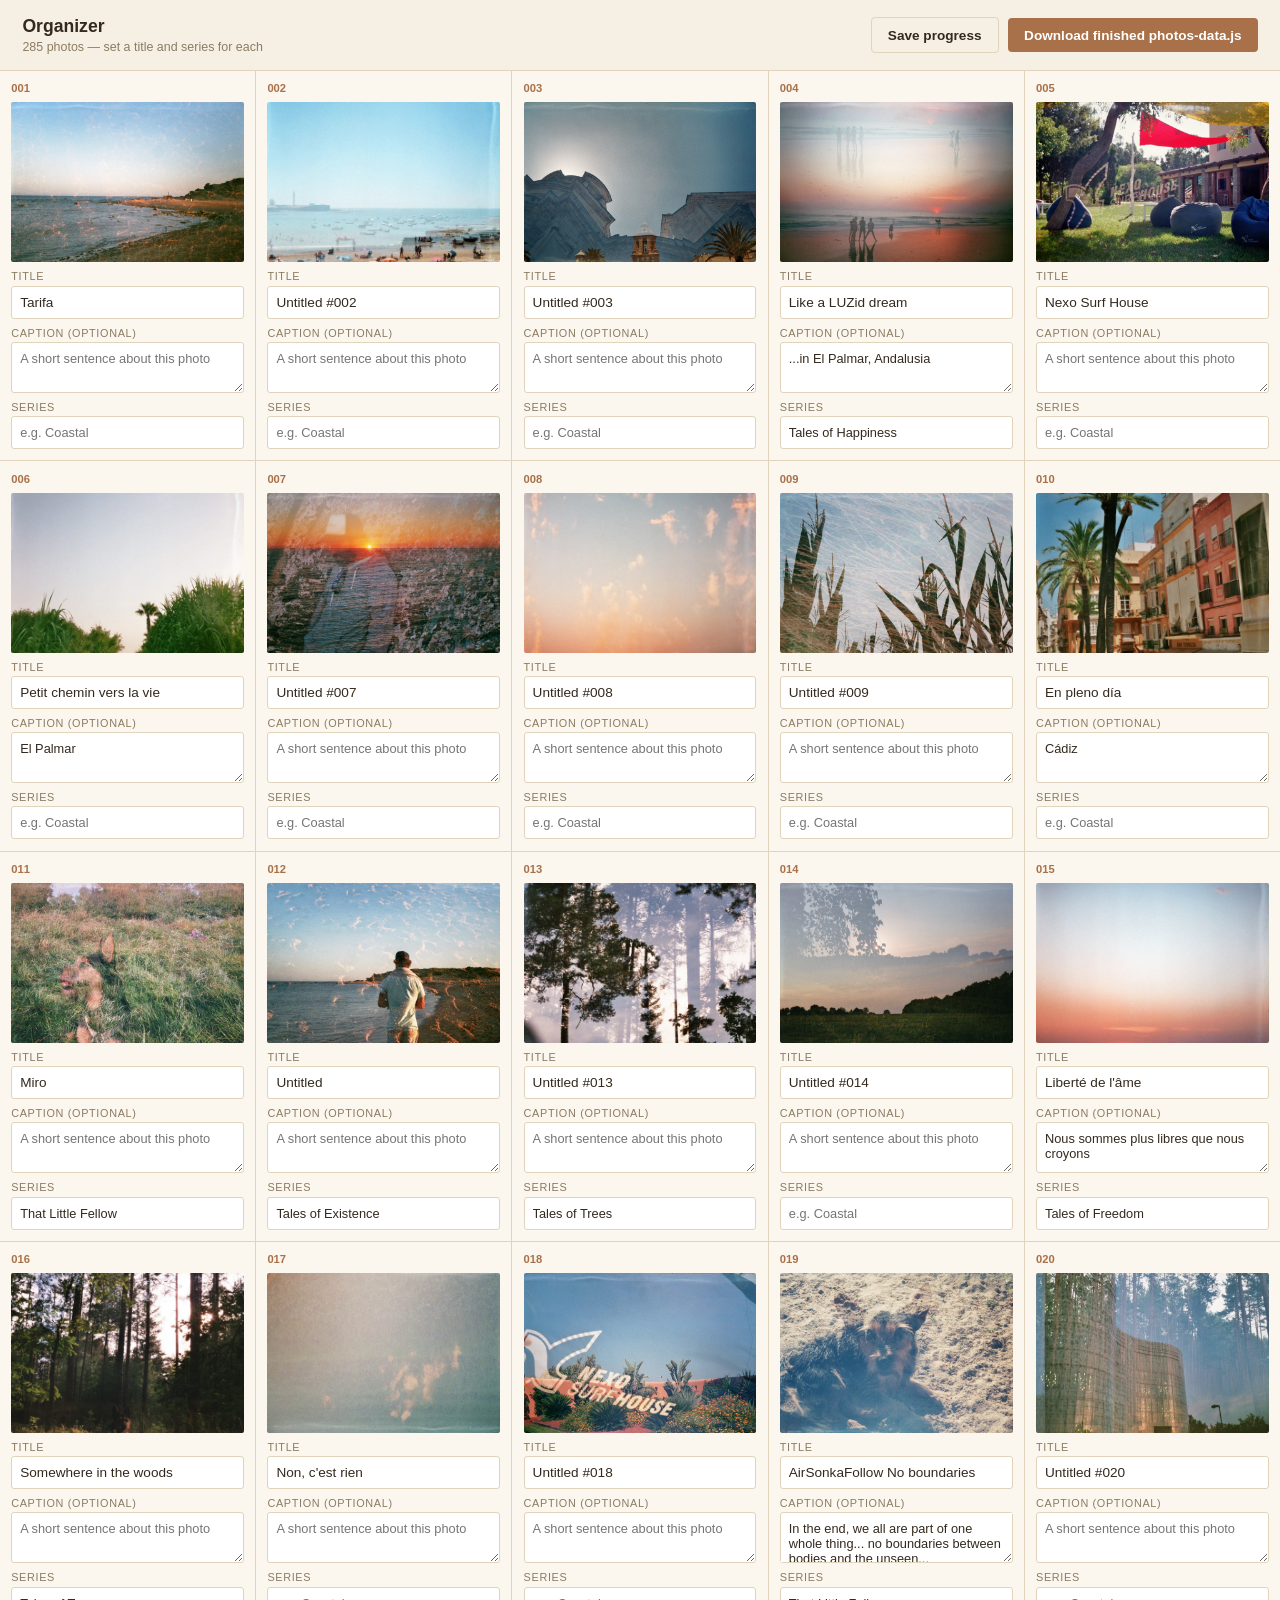
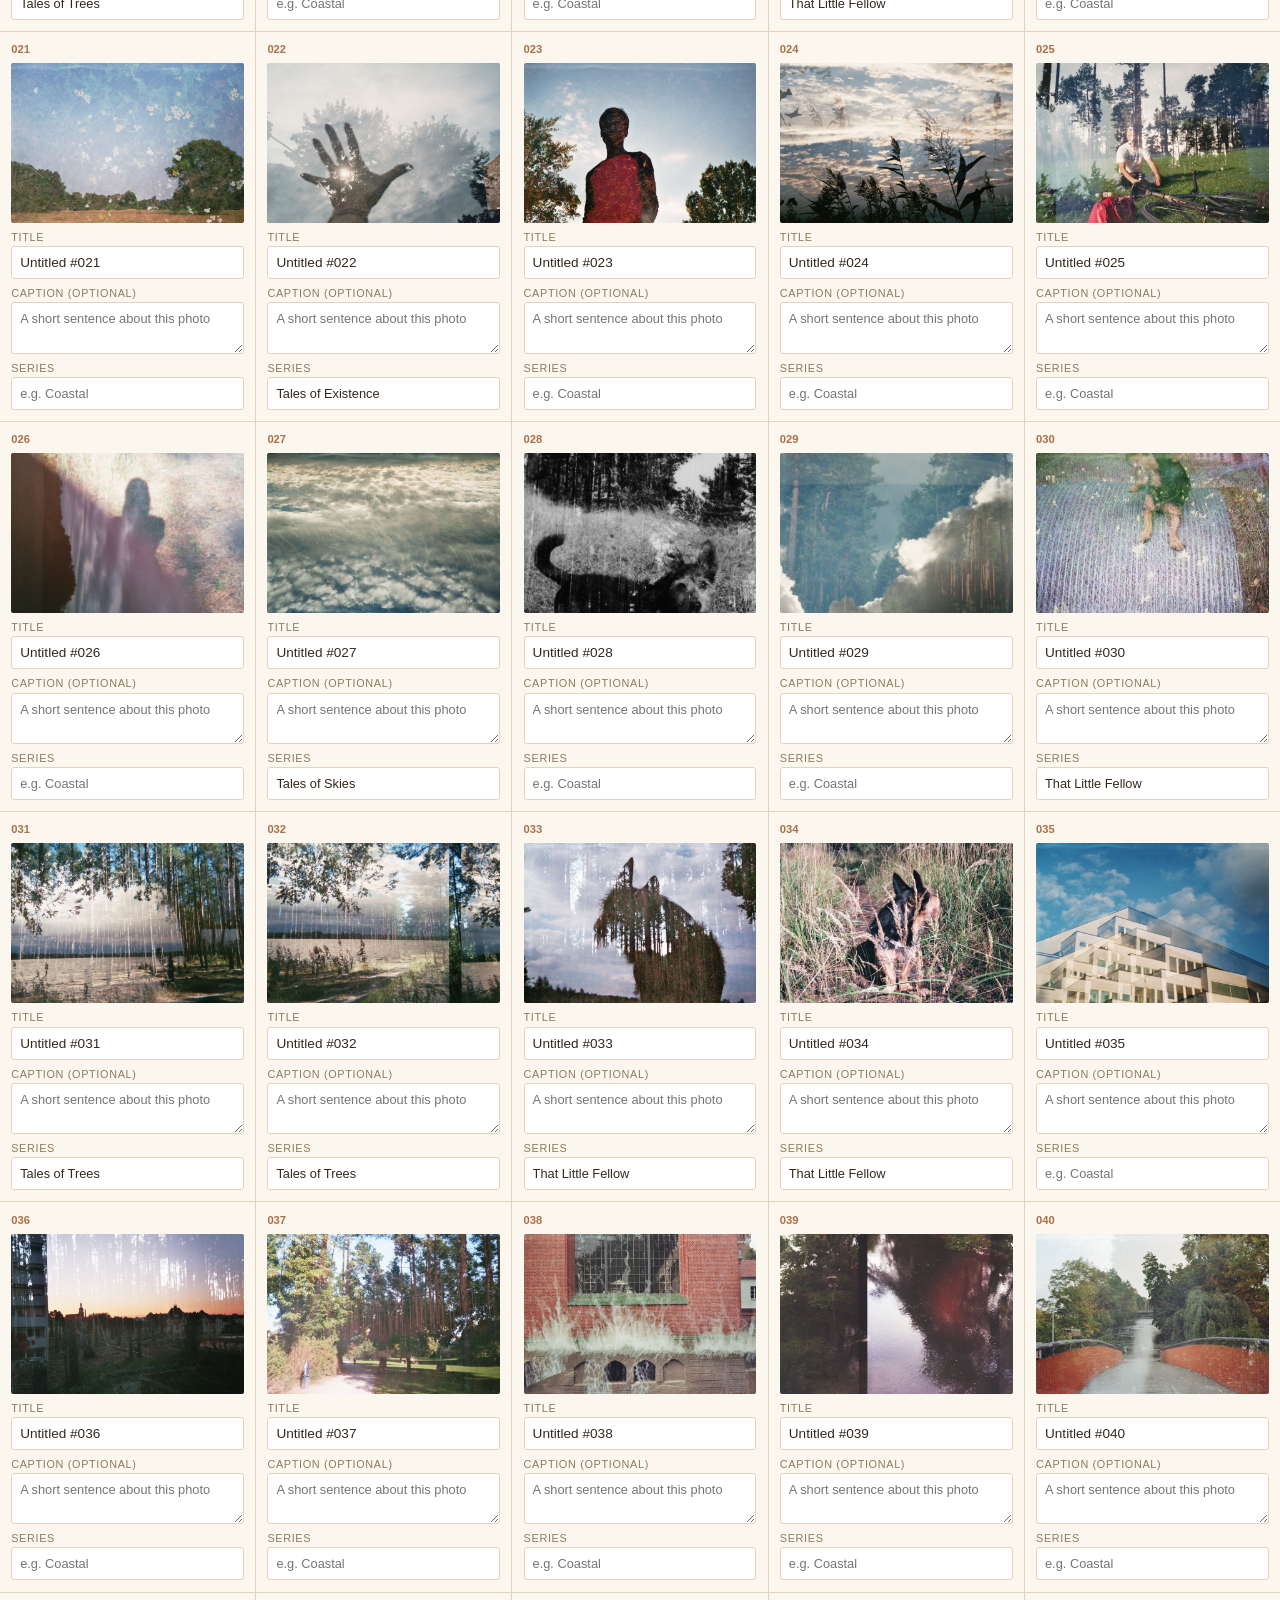
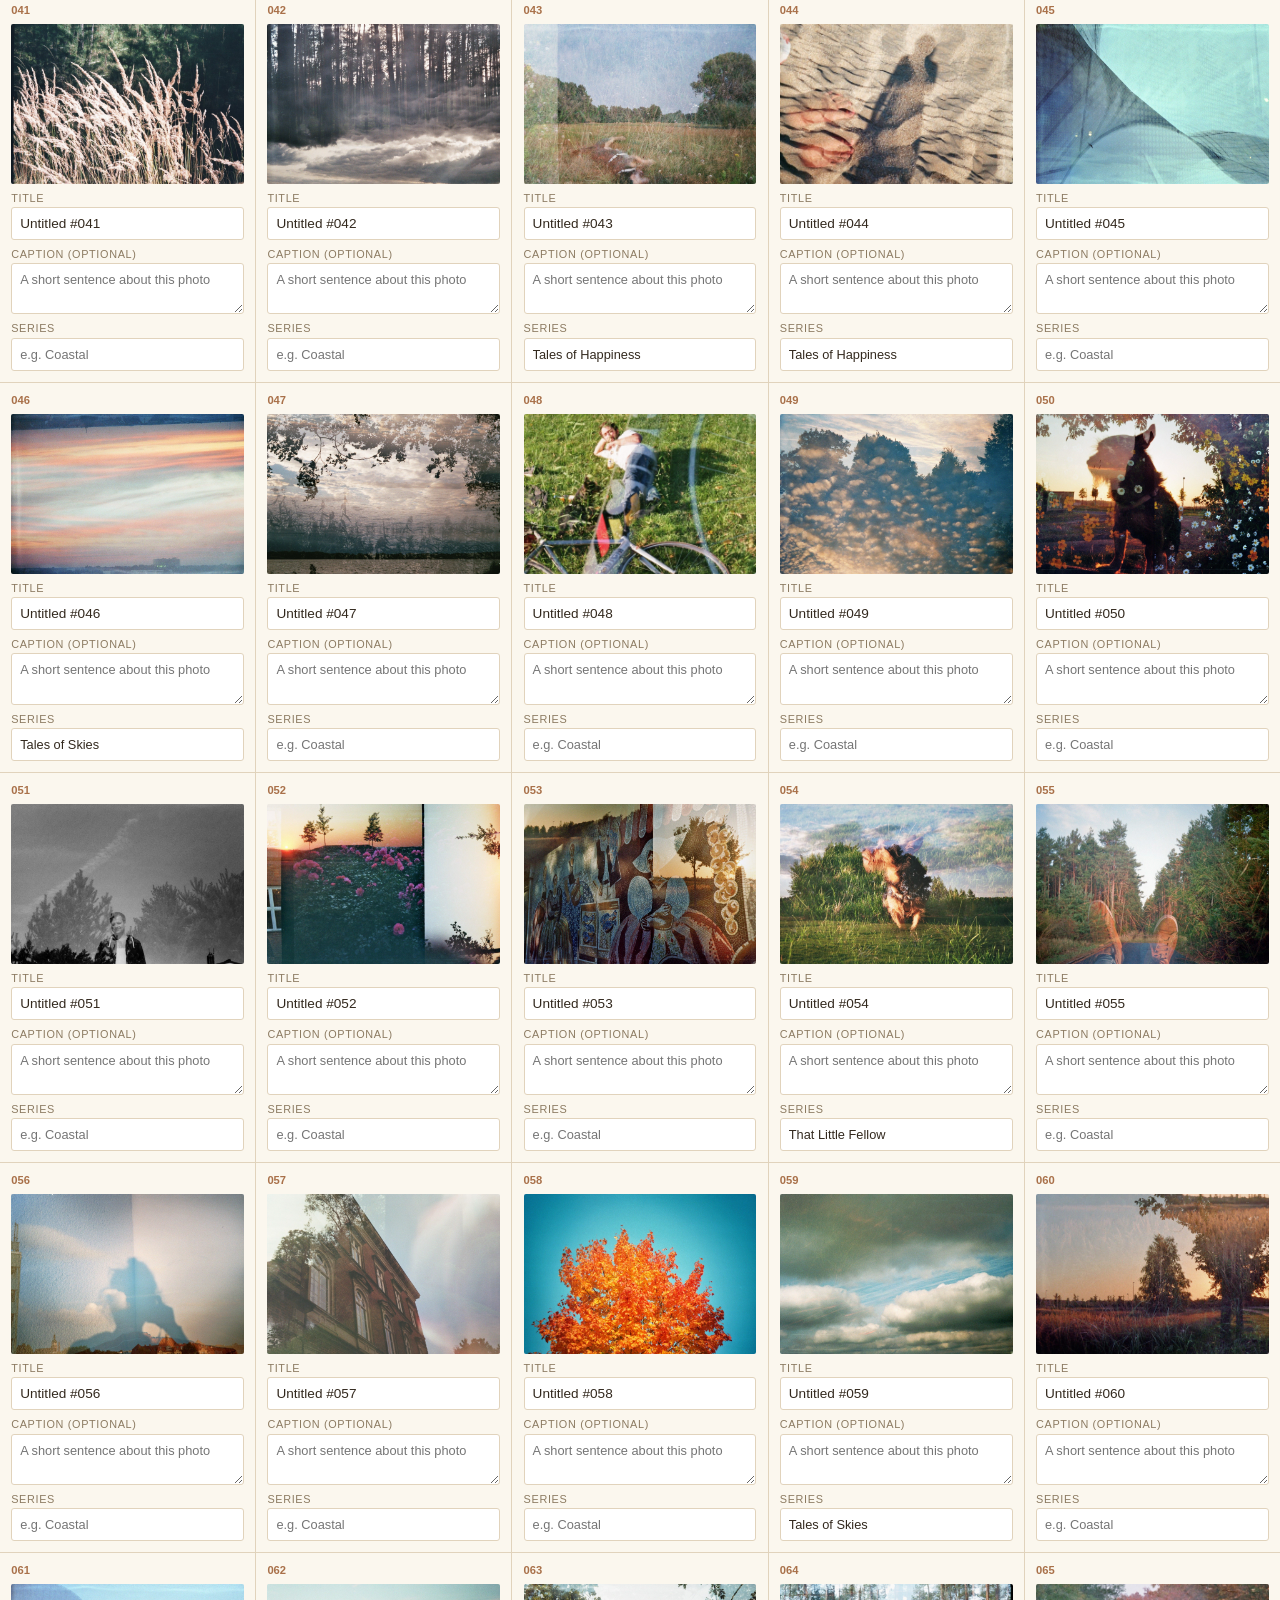
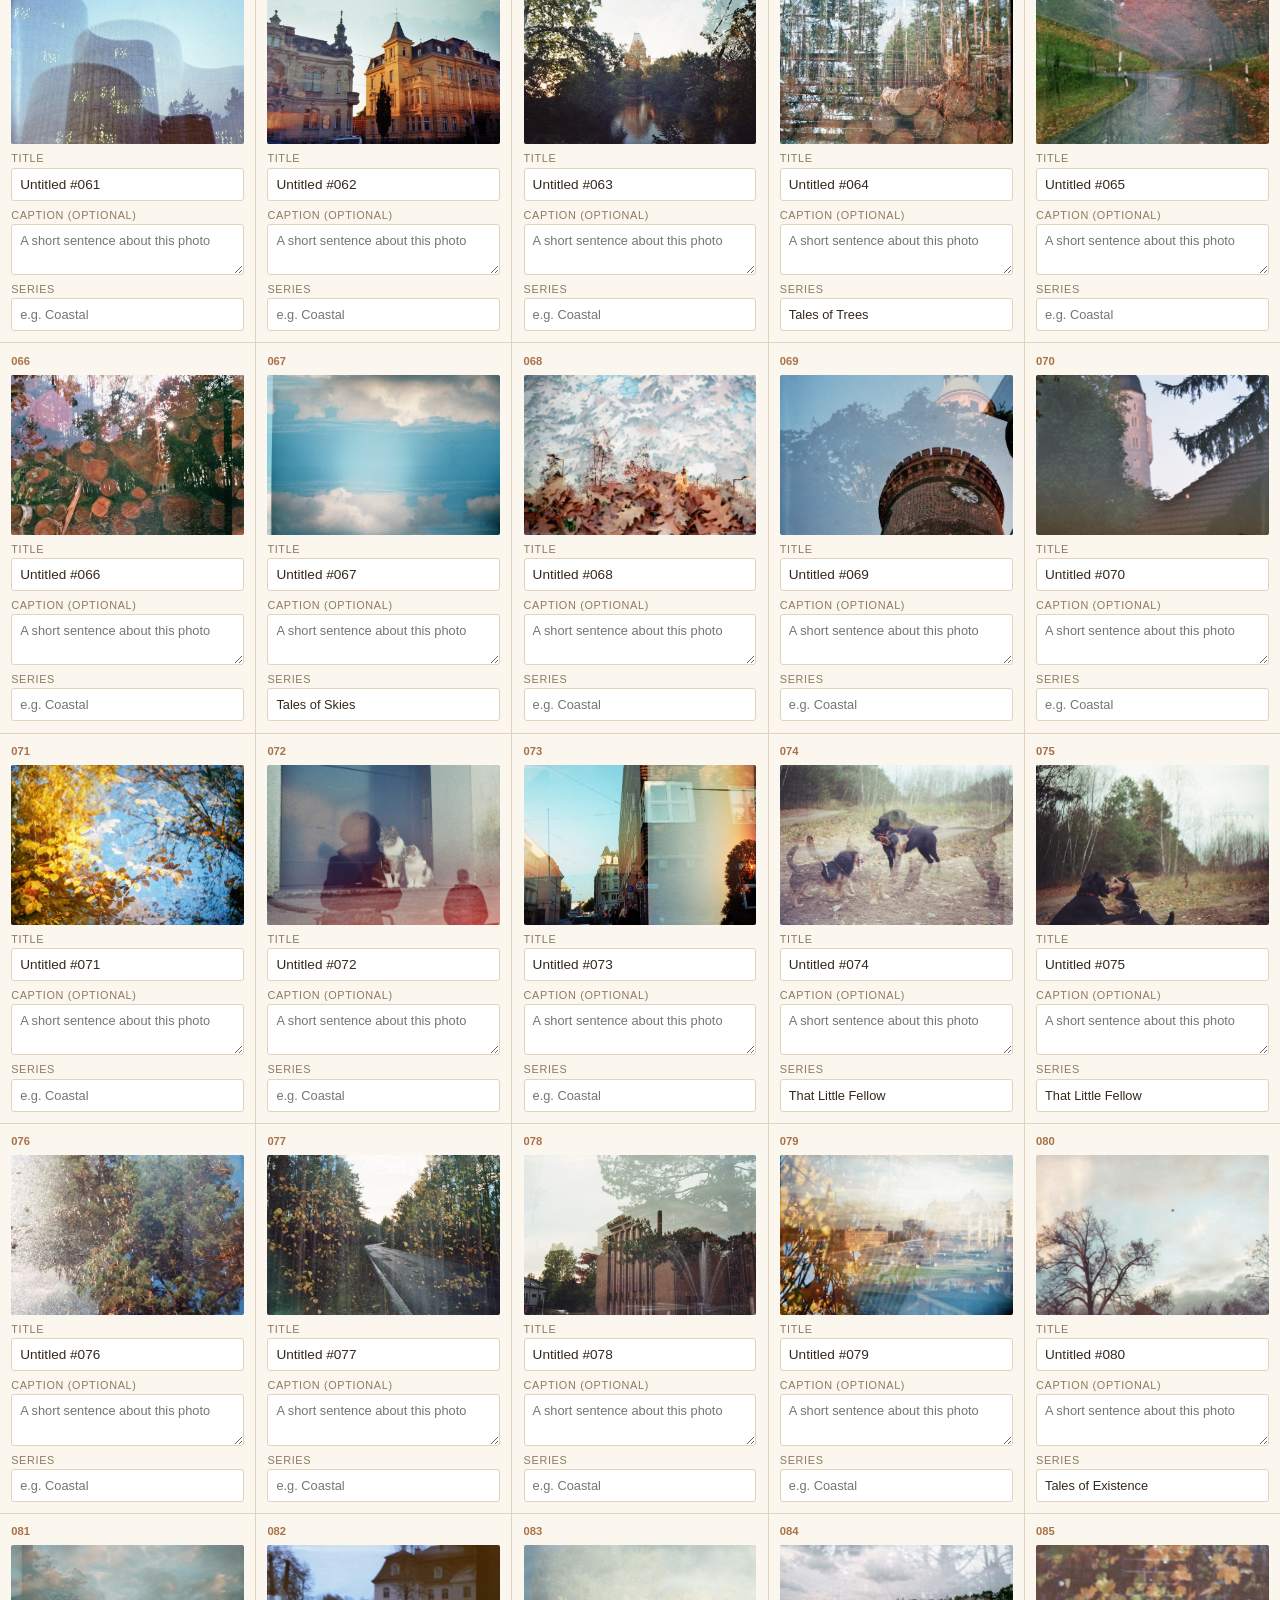
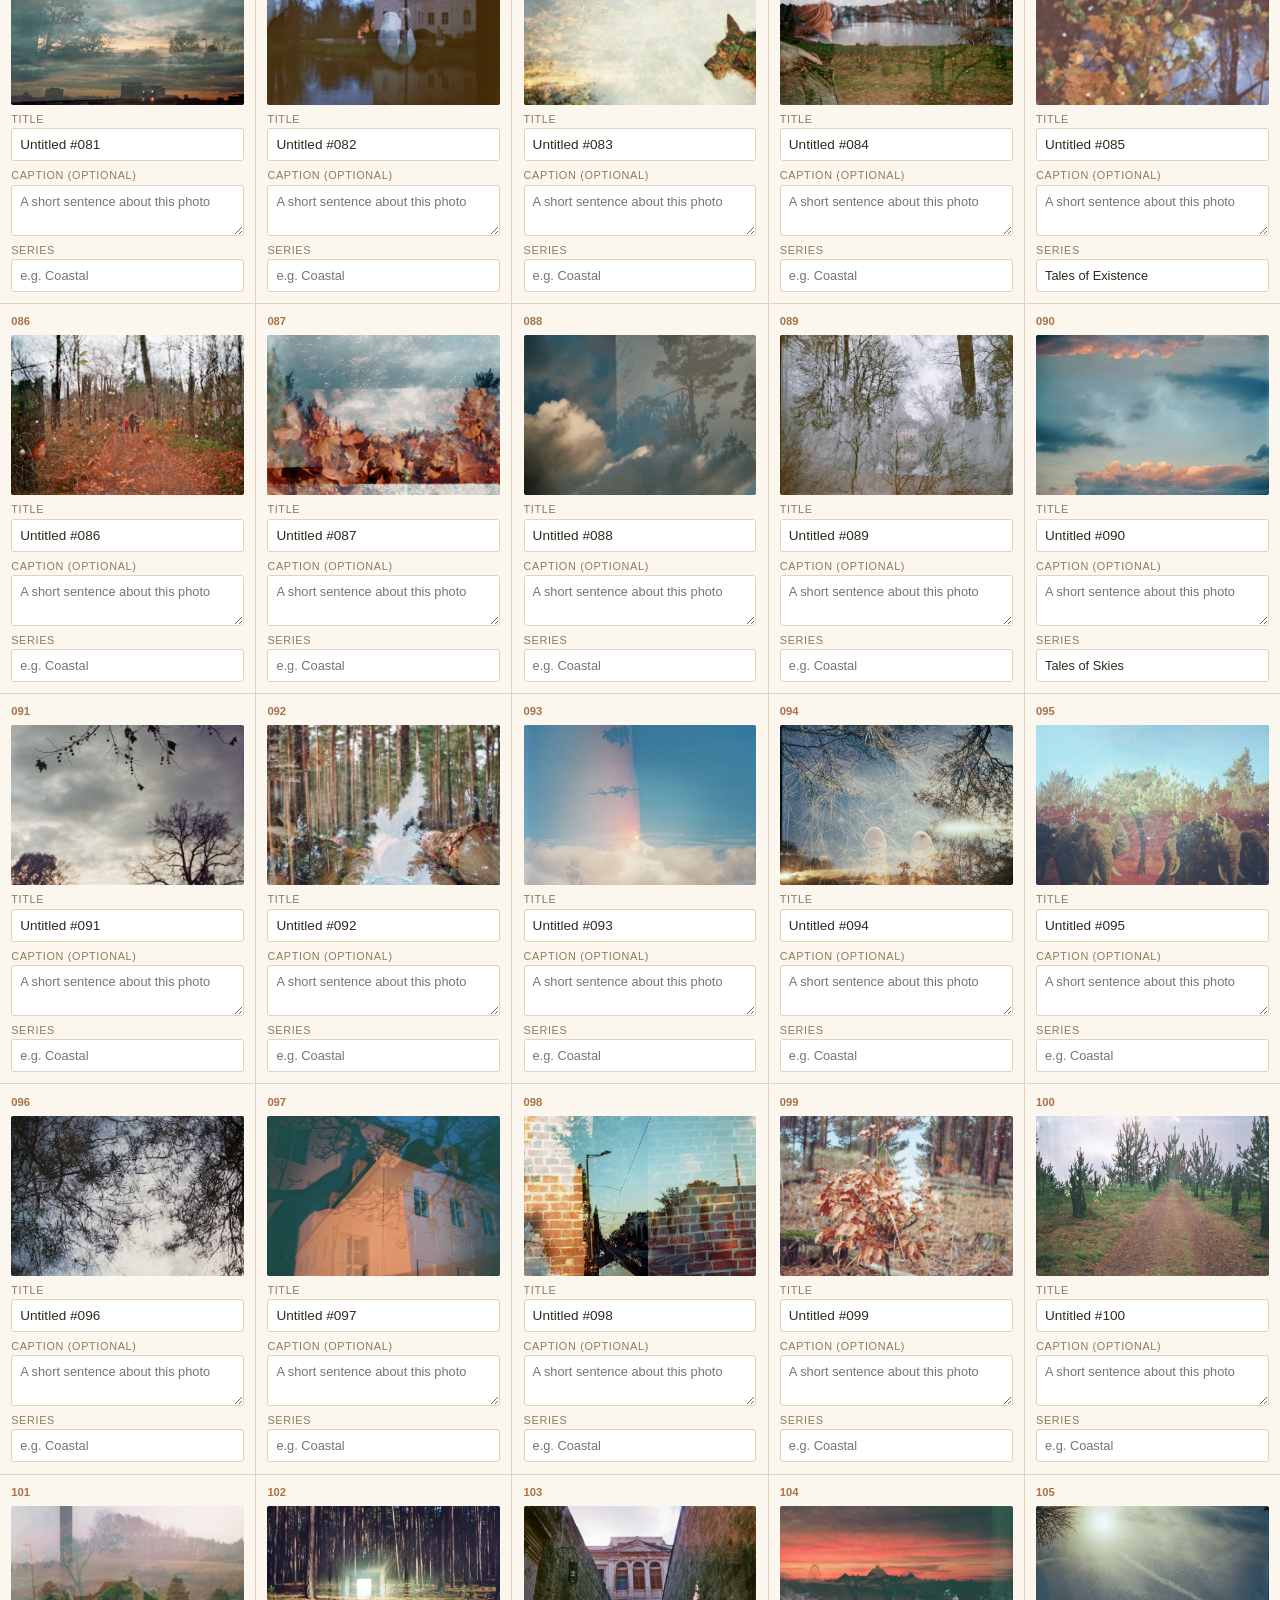
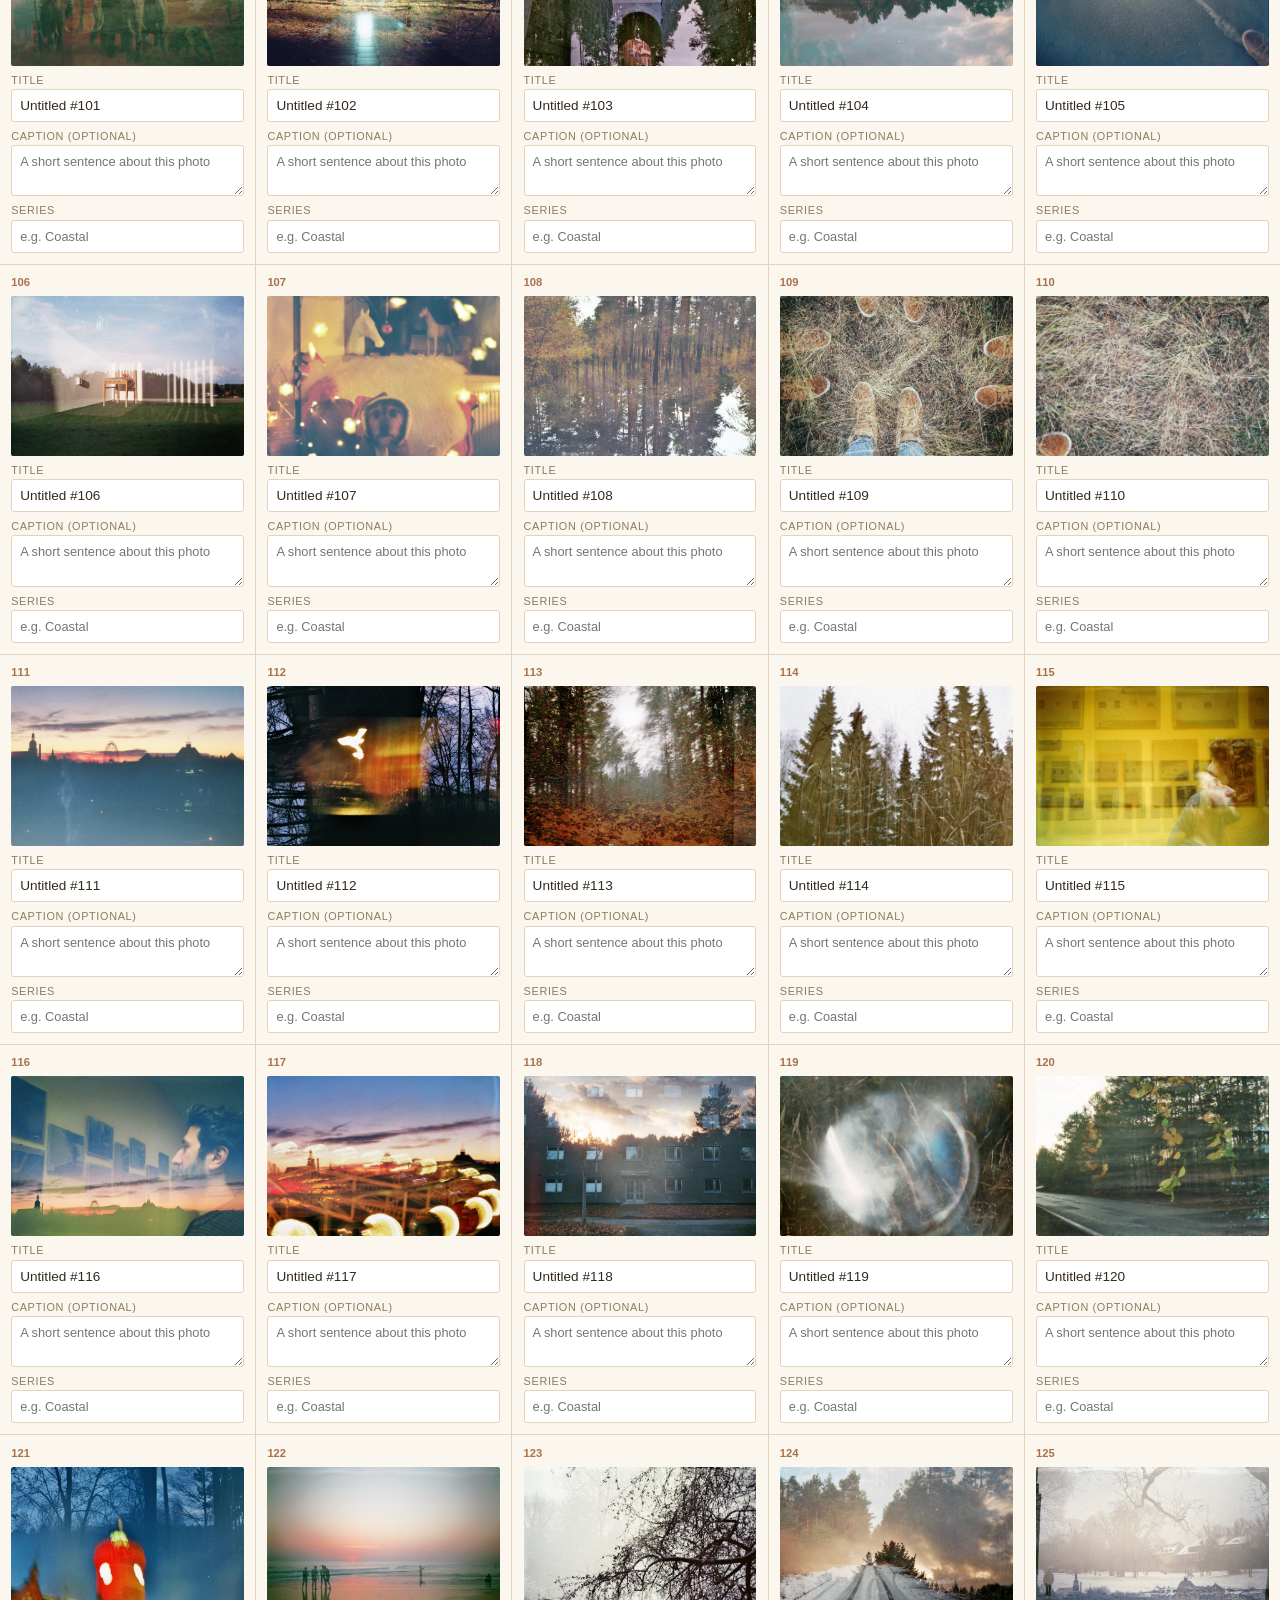
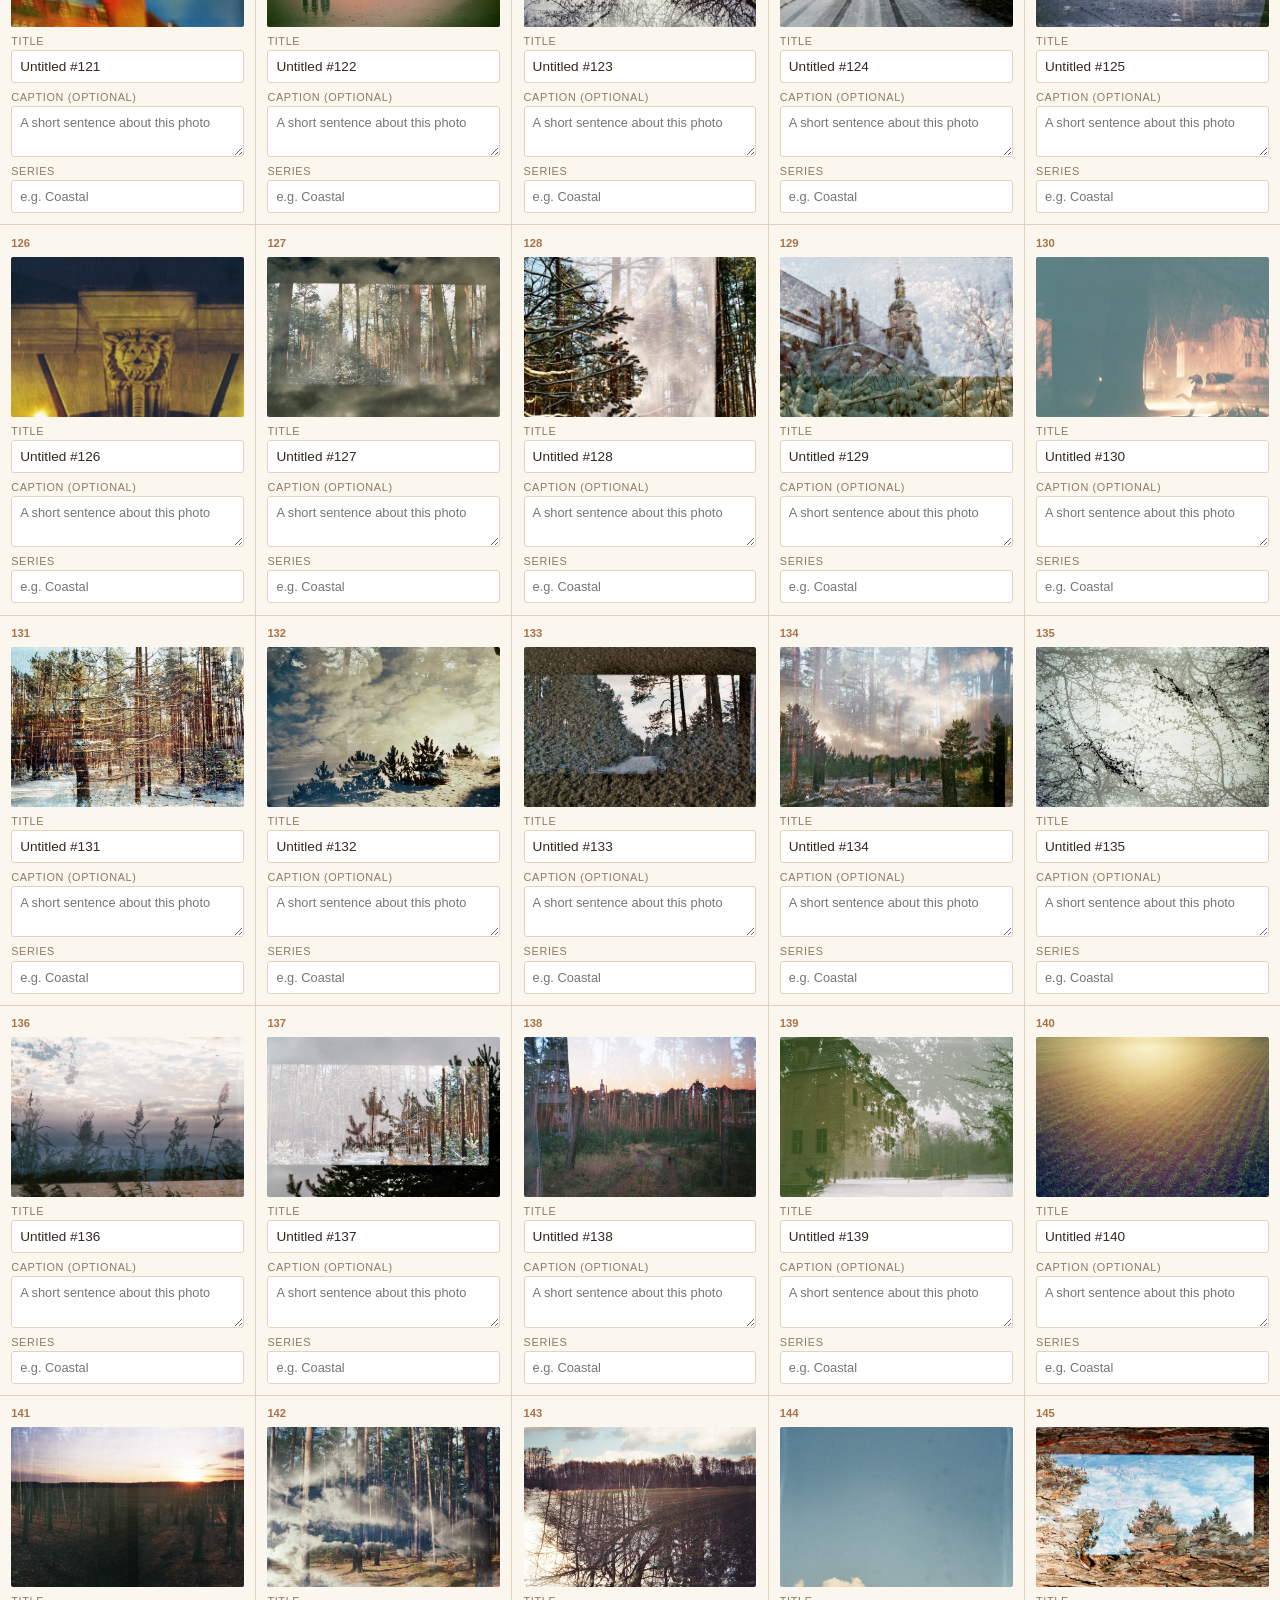
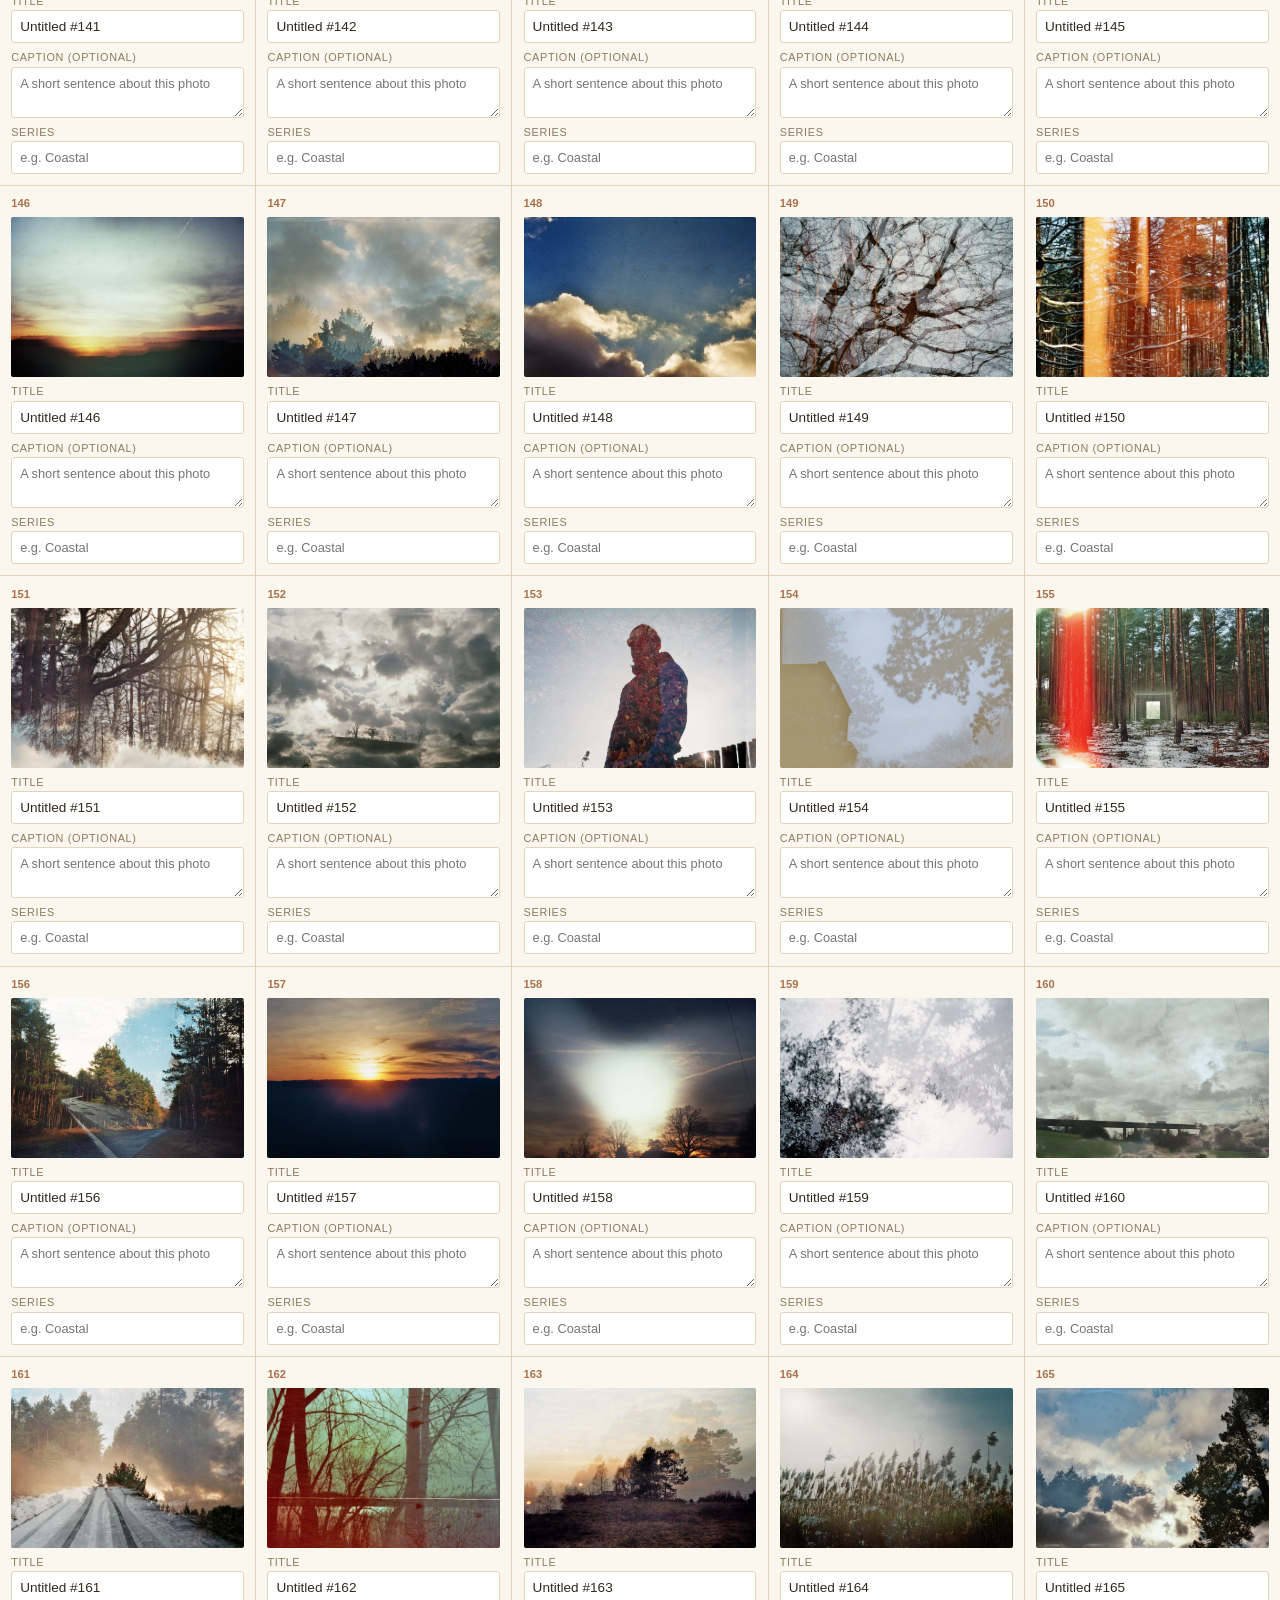
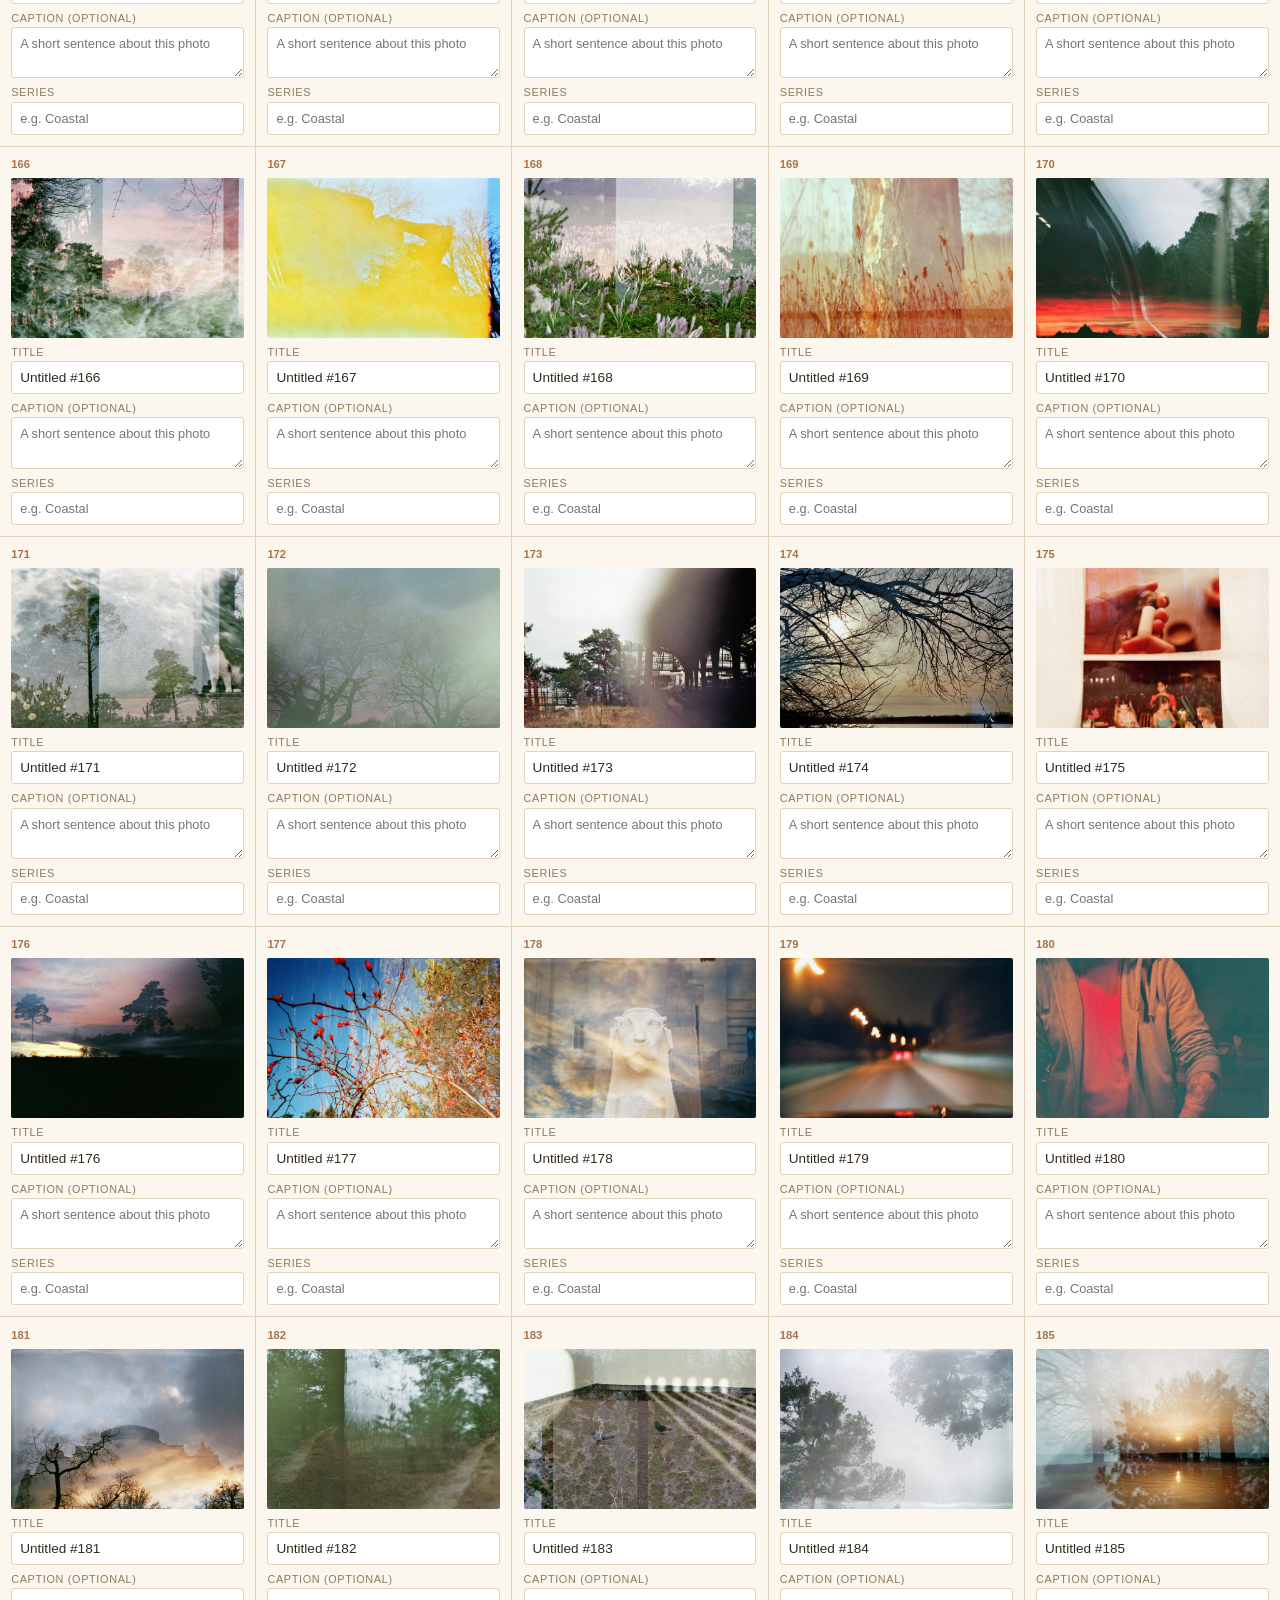
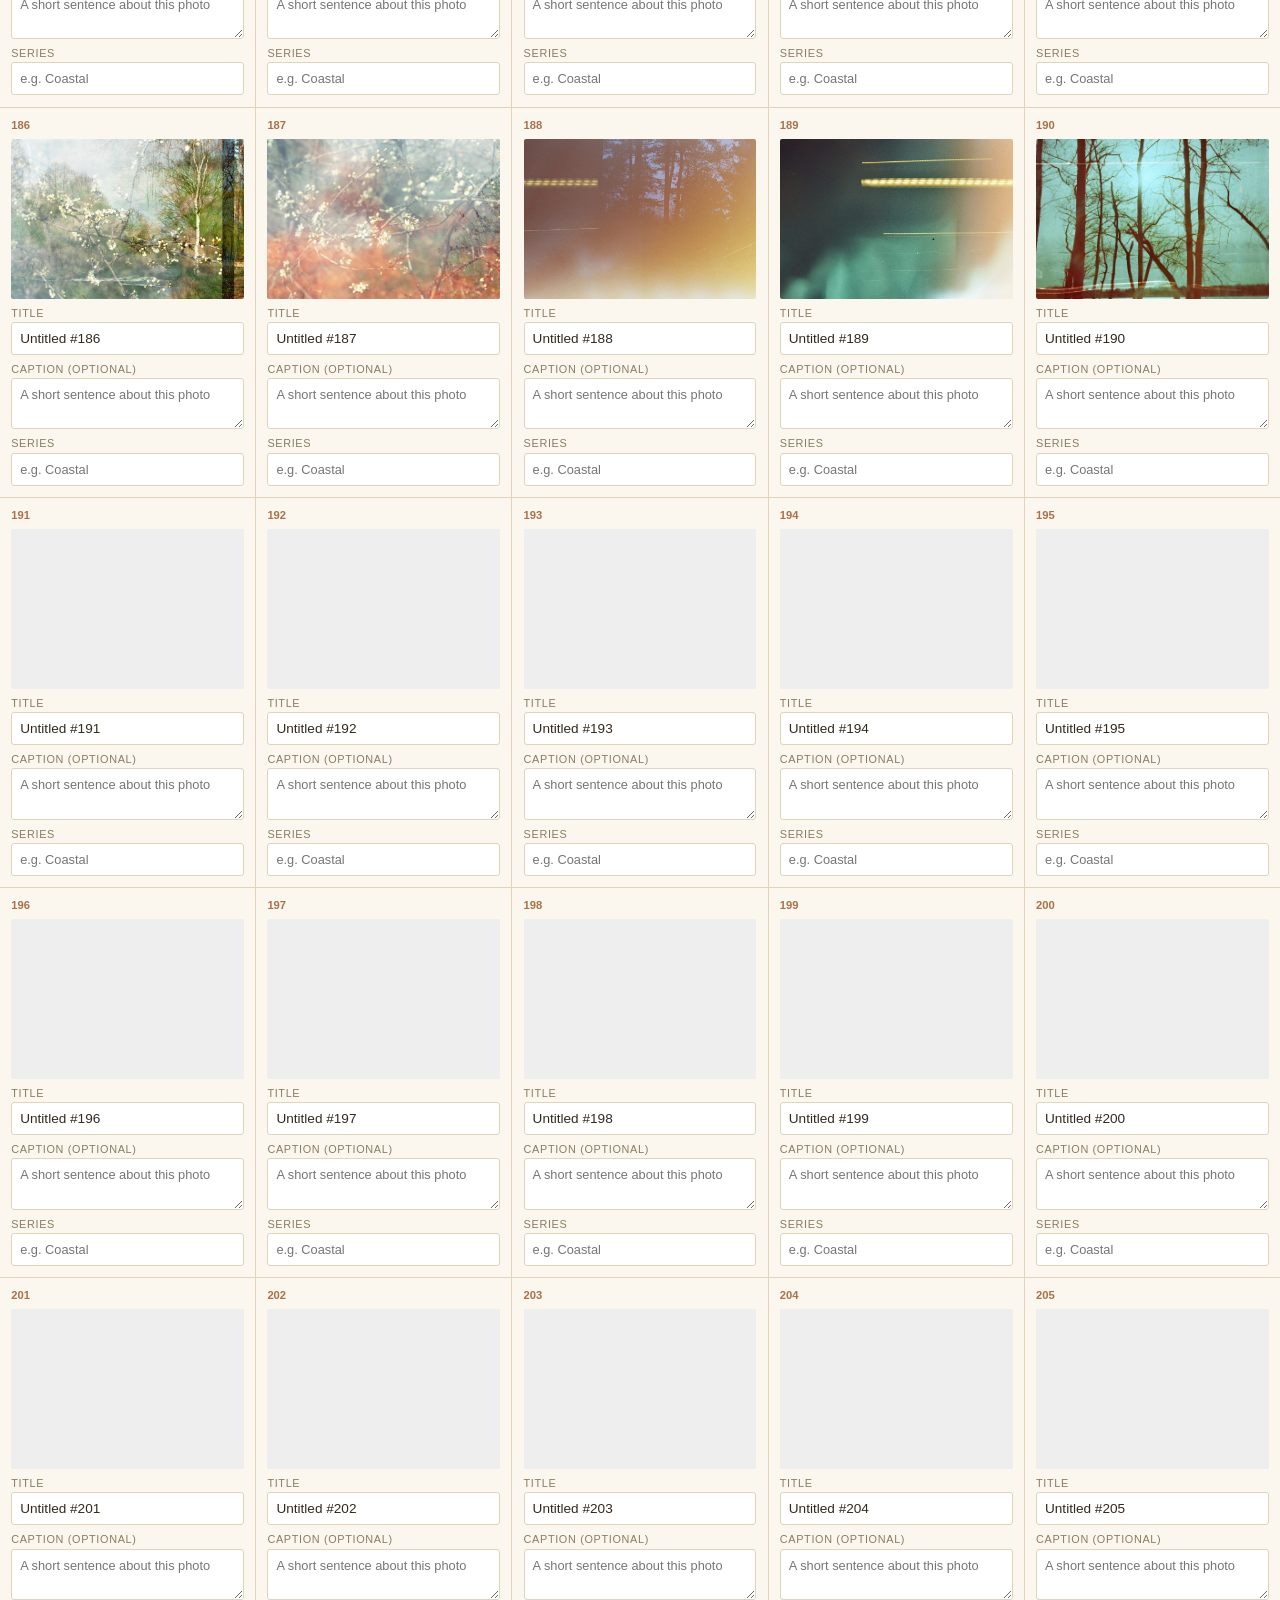
<file: organizer.html>
<!DOCTYPE html>
<html lang="en">
<head>
<meta charset="UTF-8">
<title>Organizer — AirSonka</title>
<style>
  :root {
    --bg: #F6F0E4;
    --panel: #FBF7EE;
    --ink: #33291E;
    --muted: #8C7B62;
    --accent: #A9714A;
    --rule: #E1D3BC;
  }
  * { box-sizing: border-box; }
  body {
    margin: 0;
    background: var(--bg);
    color: var(--ink);
    font-family: -apple-system, Inter, sans-serif;
  }
  header {
    position: sticky;
    top: 0;
    z-index: 10;
    background: var(--bg);
    border-bottom: 1px solid var(--rule);
    padding: 1rem 1.4rem;
    display: flex;
    align-items: center;
    justify-content: space-between;
    flex-wrap: wrap;
    gap: 0.8rem;
  }
  h1 { font-size: 1.1rem; margin: 0; font-weight: 600; }
  .sub { font-size: 0.78rem; color: var(--muted); margin-top: 0.2rem; }
  .actions { display: flex; gap: 0.6rem; align-items: center; flex-wrap: wrap; }
  button {
    background: var(--accent);
    color: #fff;
    border: none;
    padding: 0.6rem 1rem;
    border-radius: 4px;
    font-weight: 600;
    cursor: pointer;
    font-size: 0.85rem;
  }
  button.secondary { background: transparent; color: var(--ink); border: 1px solid var(--rule); }
  #status { font-size: 0.75rem; color: var(--muted); }
  .grid {
    display: grid;
    grid-template-columns: repeat(auto-fill, minmax(220px, 1fr));
    gap: 1px;
    background: var(--rule);
  }
  .card {
    background: var(--panel);
    padding: 0.7rem;
    display: flex;
    flex-direction: column;
    gap: 0.5rem;
  }
  .card img {
    width: 100%;
    height: 160px;
    object-fit: cover;
    display: block;
    background: #eee;
    border-radius: 2px;
  }
  .card .num { font-size: 0.7rem; color: var(--accent); font-weight: 600; }
  .card input {
    background: #fff;
    border: 1px solid var(--rule);
    color: var(--ink);
    padding: 0.5rem;
    font-size: 0.85rem;
    border-radius: 3px;
    font-family: inherit;
  }
  .card input:focus { outline: none; border-color: var(--accent); }
  .card input.category { font-size: 0.8rem; }
  .card textarea {
    background: #fff;
    border: 1px solid var(--rule);
    color: var(--ink);
    padding: 0.5rem;
    font-size: 0.8rem;
    border-radius: 3px;
    font-family: inherit;
    resize: vertical;
    min-height: 3.2rem;
  }
  .card textarea:focus { outline: none; border-color: var(--accent); }
  .card label {
    font-size: 0.68rem;
    text-transform: uppercase;
    letter-spacing: 0.06em;
    color: var(--muted);
    margin-bottom: -0.3rem;
  }
  footer {
    padding: 2rem 1.4rem 4rem;
    color: var(--muted);
    font-size: 0.82rem;
    max-width: 640px;
    line-height: 1.6;
  }
  datalist {}
</style>
</head>
<body>

<header>
  <div>
    <h1>Organizer</h1>
    <div class="sub" id="count-label">Loading photos…</div>
  </div>
  <div class="actions">
    <span id="status"></span>
    <button class="secondary" id="save-progress">Save progress</button>
    <button id="download-btn">Download finished photos-data.js</button>
  </div>
</header>

<div class="grid" id="grid"></div>

<datalist id="category-suggestions"></datalist>

<footer>
  For each photo, set a <strong>Title</strong>, an optional short
  <strong>Caption</strong> (a sentence shown smaller, under the title), and
  a <strong>Series</strong> (a short group name — e.g. "Coastal",
  "Portraits", "Night"). Photos with the same series text get grouped
  together on the site. Leave Series blank to leave a photo in
  "Uncategorized" for now, and leave Caption blank if you just want a title.
  <br><br>
  When you're done, click "Download finished photos-data.js" and move the
  downloaded file into your site's <code>js/</code> folder, replacing the
  old one.
  <br><br>
  To also add a short intro sentence under each series heading on the site,
  edit <code>js/series-data.js</code> directly — it's a short file, easy to
  hand-edit, listing one line per series.
  <br><br>
  Your typing is auto-saved in this browser tab via "Save progress", so you
  can close this page and come back later without losing work — as long as
  you use the same browser on the same computer.
</footer>

<script src="js/photos-data.js"></script>
<script>
  const STORAGE_KEY = "airsonka_organizer_progress";
  const grid = document.getElementById("grid");
  const countLabel = document.getElementById("count-label");
  const statusEl = document.getElementById("status");
  const suggestionsList = document.getElementById("category-suggestions");

  let saved = {};
  try {
    saved = JSON.parse(localStorage.getItem(STORAGE_KEY) || "{}");
  } catch (e) {
    saved = {};
  }

  countLabel.textContent = PHOTOS.length + " photos — set a title and series for each";

  function refreshSuggestions() {
    const seen = new Set();
    grid.querySelectorAll("input.category").forEach((inp) => {
      const v = inp.value.trim();
      if (v) seen.add(v);
    });
    suggestionsList.innerHTML = "";
    Array.from(seen).sort().forEach((v) => {
      const opt = document.createElement("option");
      opt.value = v;
      suggestionsList.appendChild(opt);
    });
  }

  PHOTOS.forEach((photo, index) => {
    const card = document.createElement("div");
    card.className = "card";

    const num = document.createElement("div");
    num.className = "num";
    num.textContent = String(index + 1).padStart(3, "0");

    const img = document.createElement("img");
    img.src = photo.url;
    img.loading = "lazy";
    img.alt = photo.title || "";

    const titleLabel = document.createElement("label");
    titleLabel.textContent = "Title";
    const titleInput = document.createElement("input");
    titleInput.type = "text";
    titleInput.placeholder = "Photo title";
    titleInput.dataset.field = "title";
    titleInput.dataset.index = index;
    titleInput.value = (saved[index] && saved[index].title !== undefined)
      ? saved[index].title
      : (photo.title || "");

    const capLabel = document.createElement("label");
    capLabel.textContent = "Caption (optional)";
    const capInput = document.createElement("textarea");
    capInput.placeholder = "A short sentence about this photo";
    capInput.dataset.field = "caption";
    capInput.dataset.index = index;
    capInput.value = (saved[index] && saved[index].caption !== undefined)
      ? saved[index].caption
      : (photo.caption || "");

    const catLabel = document.createElement("label");
    catLabel.textContent = "Series";
    const catInput = document.createElement("input");
    catInput.type = "text";
    catInput.className = "category";
    catInput.placeholder = "e.g. Coastal";
    catInput.setAttribute("list", "category-suggestions");
    catInput.dataset.field = "category";
    catInput.dataset.index = index;
    catInput.value = (saved[index] && saved[index].category !== undefined)
      ? saved[index].category
      : (photo.category || "");
    catInput.addEventListener("change", refreshSuggestions);

    card.appendChild(num);
    card.appendChild(img);
    card.appendChild(titleLabel);
    card.appendChild(titleInput);
    card.appendChild(capLabel);
    card.appendChild(capInput);
    card.appendChild(catLabel);
    card.appendChild(catInput);
    grid.appendChild(card);
  });

  refreshSuggestions();

  function collectData() {
    const result = {};
    PHOTOS.forEach((photo, index) => {
      const titleInput = grid.querySelector('input[data-field="title"][data-index="' + index + '"]');
      const capInput = grid.querySelector('textarea[data-field="caption"][data-index="' + index + '"]');
      const catInput = grid.querySelector('input[data-field="category"][data-index="' + index + '"]');
      result[index] = {
        title: titleInput ? titleInput.value : (photo.title || ""),
        caption: capInput ? capInput.value : (photo.caption || ""),
        category: catInput ? catInput.value : (photo.category || ""),
      };
    });
    return result;
  }

  document.getElementById("save-progress").addEventListener("click", () => {
    const data = collectData();
    localStorage.setItem(STORAGE_KEY, JSON.stringify(data));
    statusEl.textContent = "Saved " + new Date().toLocaleTimeString();
    setTimeout(() => (statusEl.textContent = ""), 2500);
  });

  document.getElementById("download-btn").addEventListener("click", () => {
    const data = collectData();
    const esc = (s) => (s || "").replace(/\\/g, "\\\\").replace(/"/g, '\\"');

    const lines = ["const PHOTOS = ["];
    PHOTOS.forEach((photo, index) => {
      const d = data[index] || {};
      lines.push(
        '  { url: "' + photo.url + '", title: "' + esc(d.title) +
        '", caption: "' + esc(d.caption) +
        '", category: "' + esc(d.category) + '" },'
      );
    });
    lines.push("];");
    const content = lines.join("\n") + "\n";

    const blob = new Blob([content], { type: "text/javascript" });
    const url = URL.createObjectURL(blob);
    const a = document.createElement("a");
    a.href = url;
    a.download = "photos-data.js";
    document.body.appendChild(a);
    a.click();
    document.body.removeChild(a);
    URL.revokeObjectURL(url);

    statusEl.textContent = "Downloaded!";
    setTimeout(() => (statusEl.textContent = ""), 2500);
  });
</script>
</body>
</html>
</file>
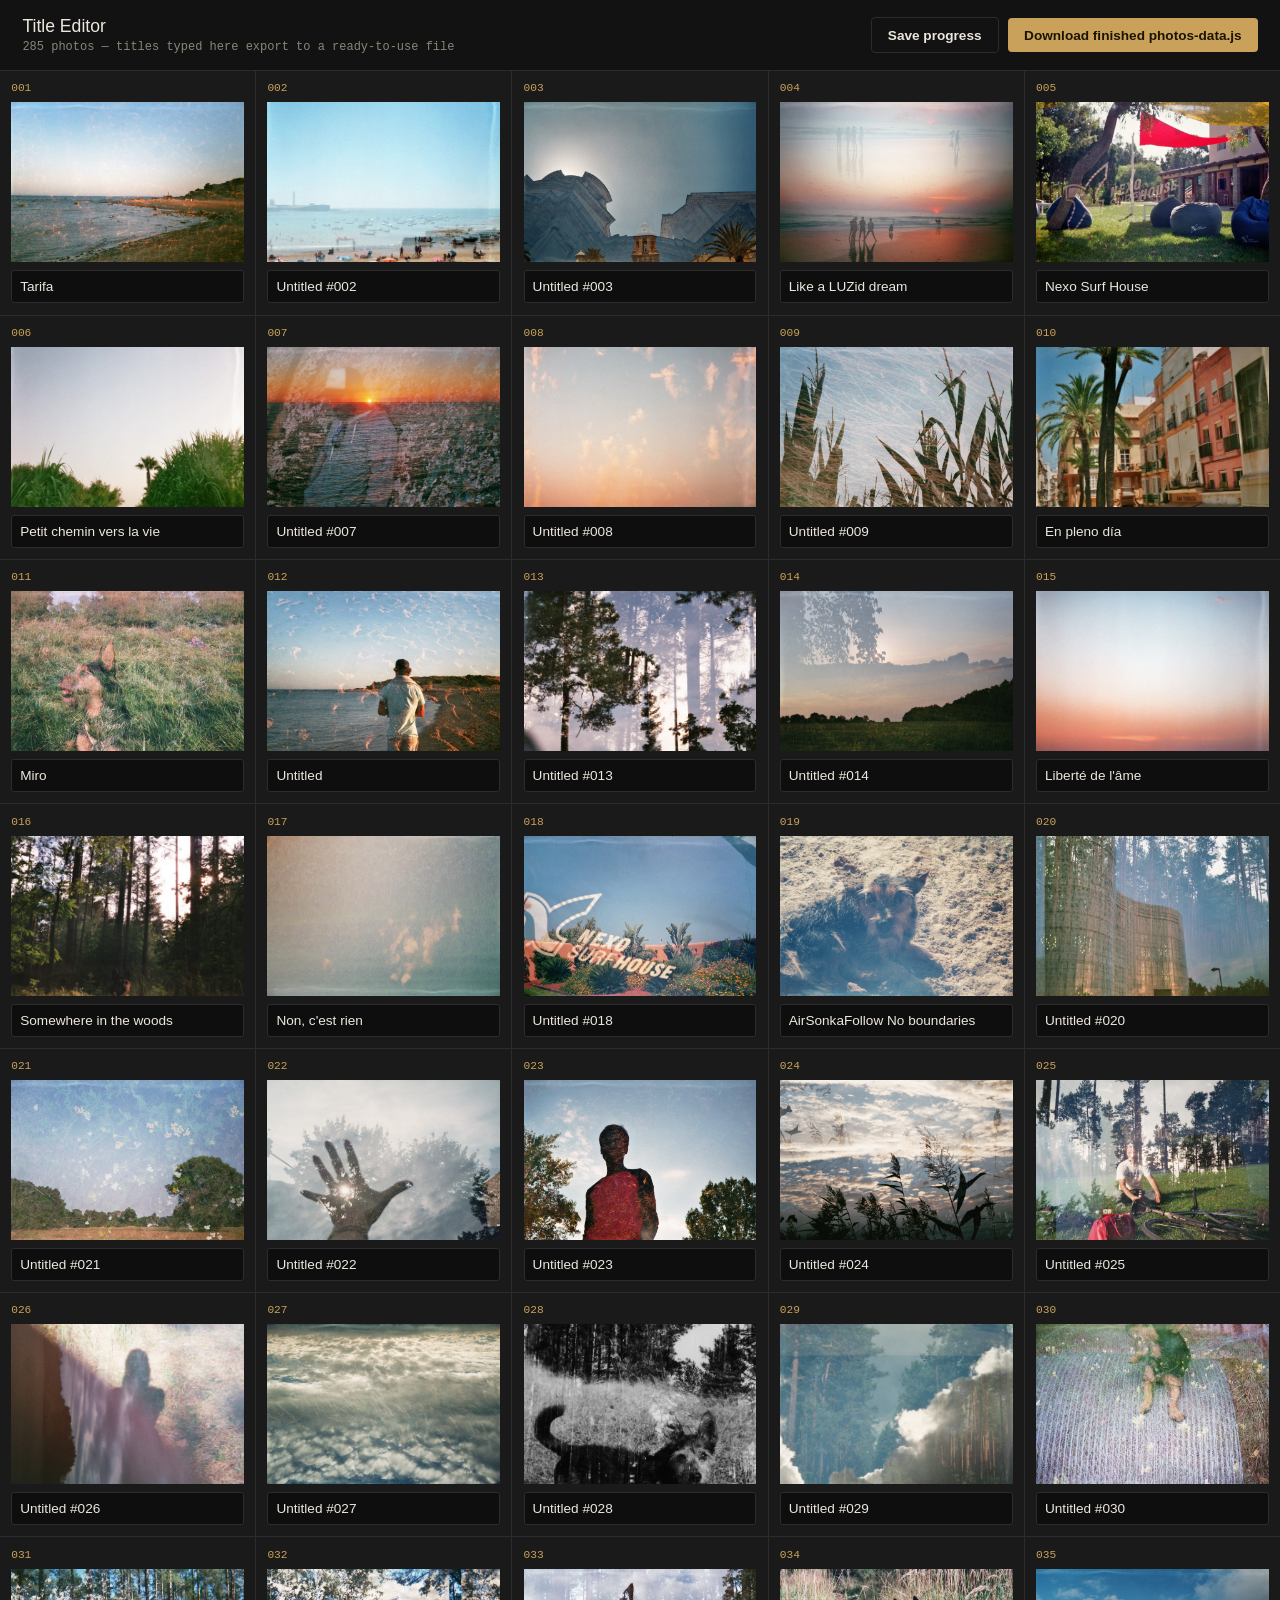
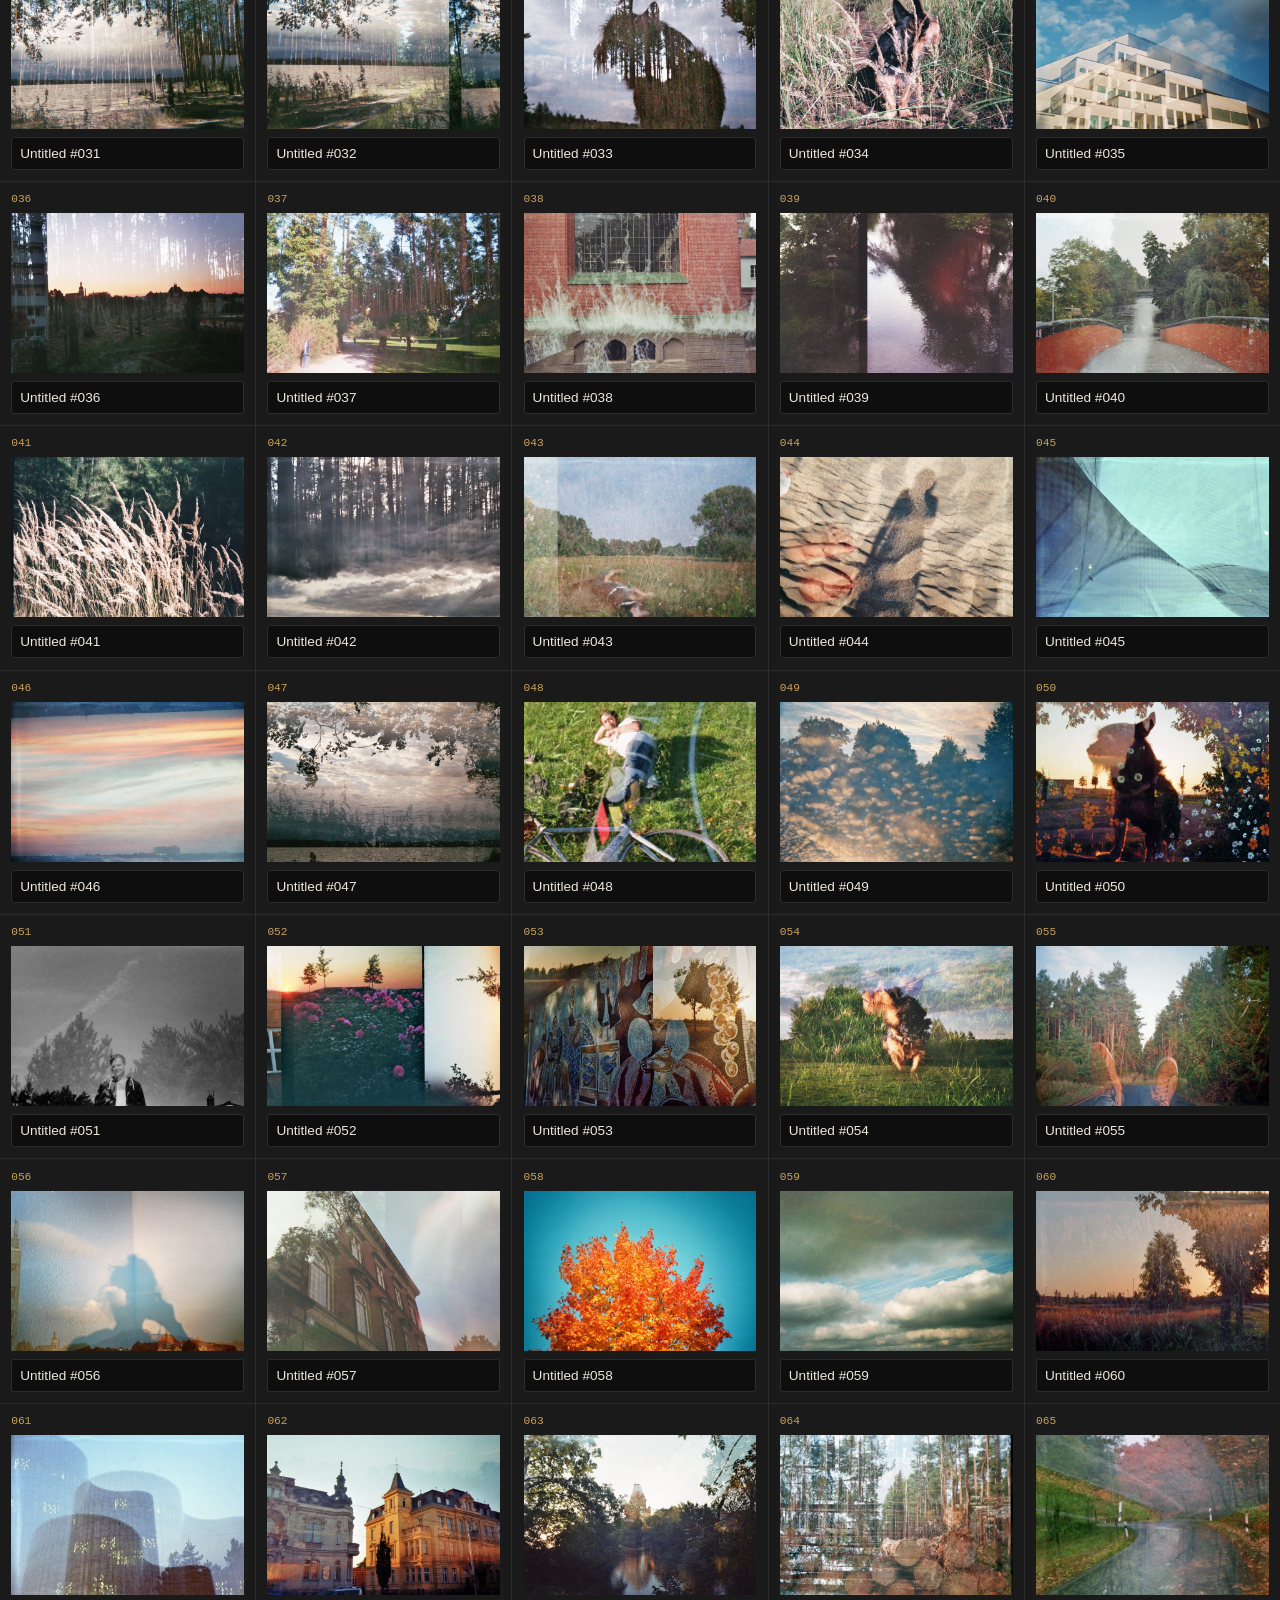
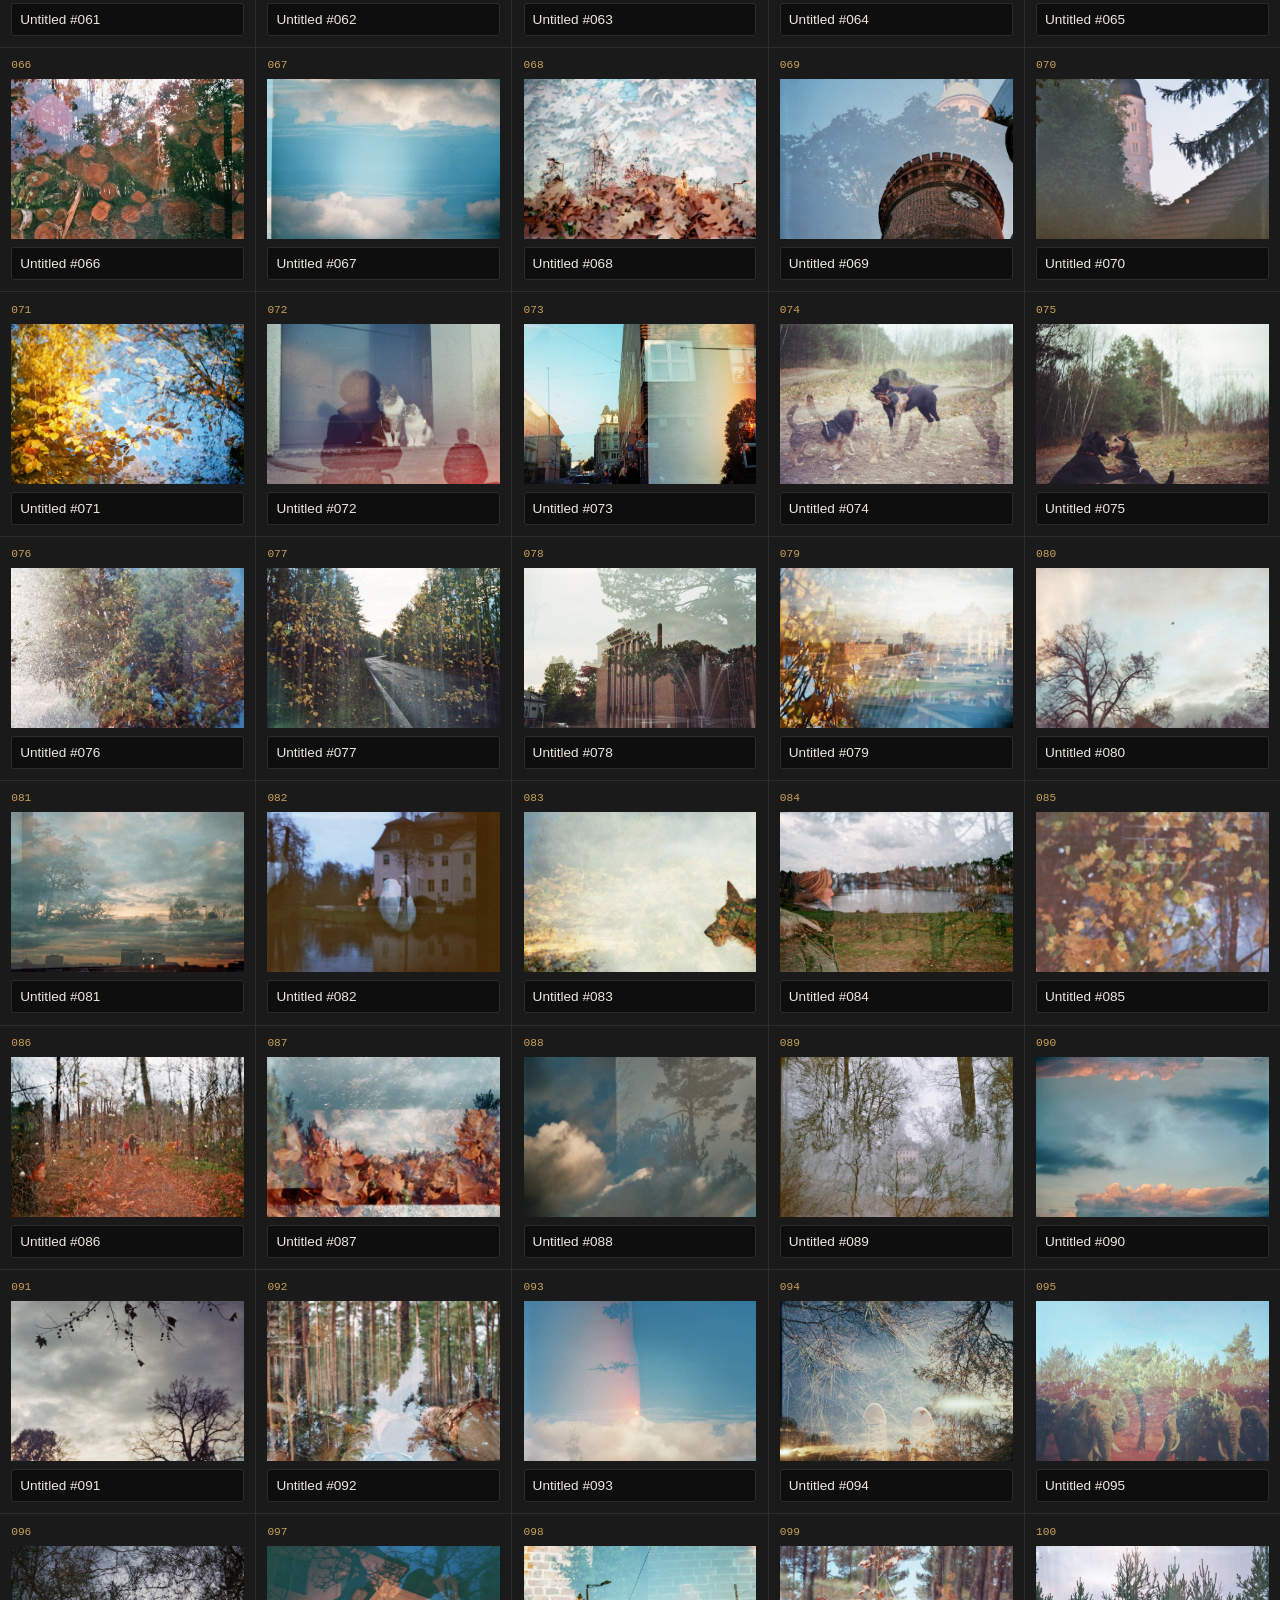
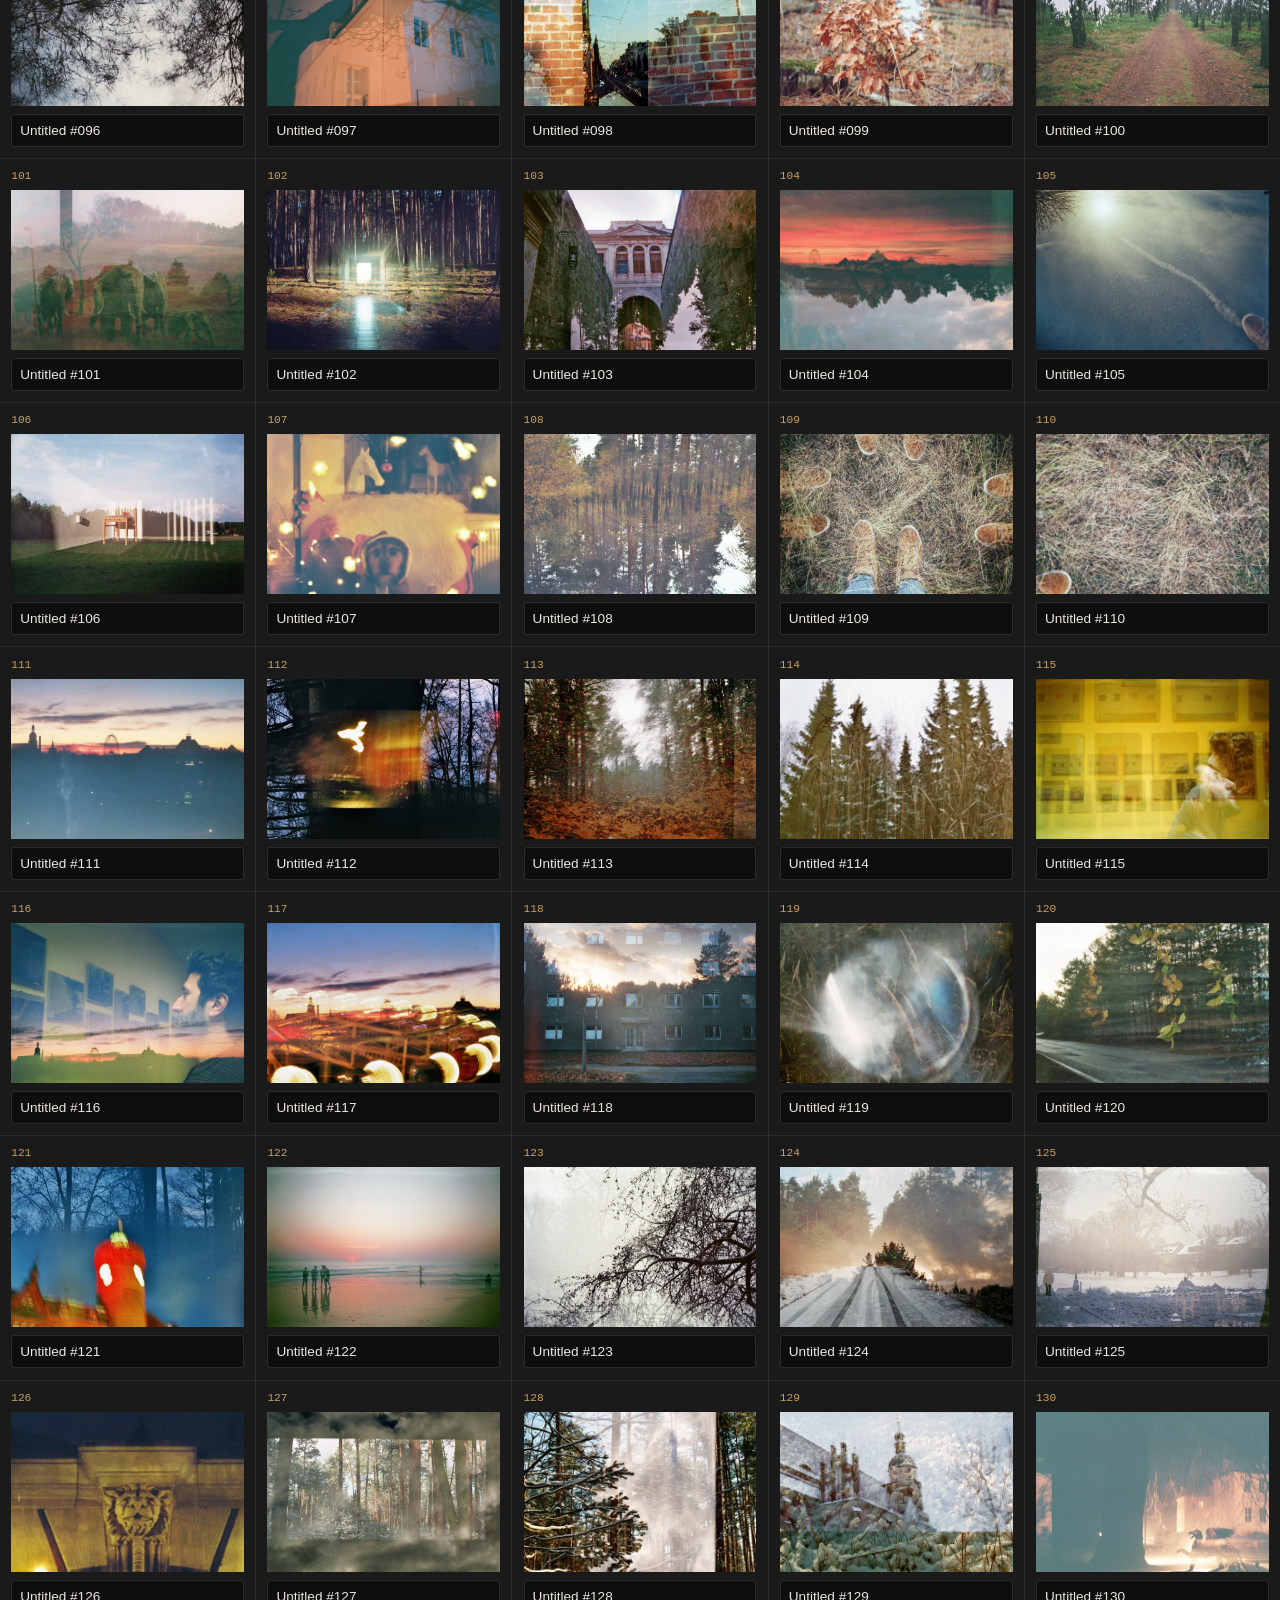
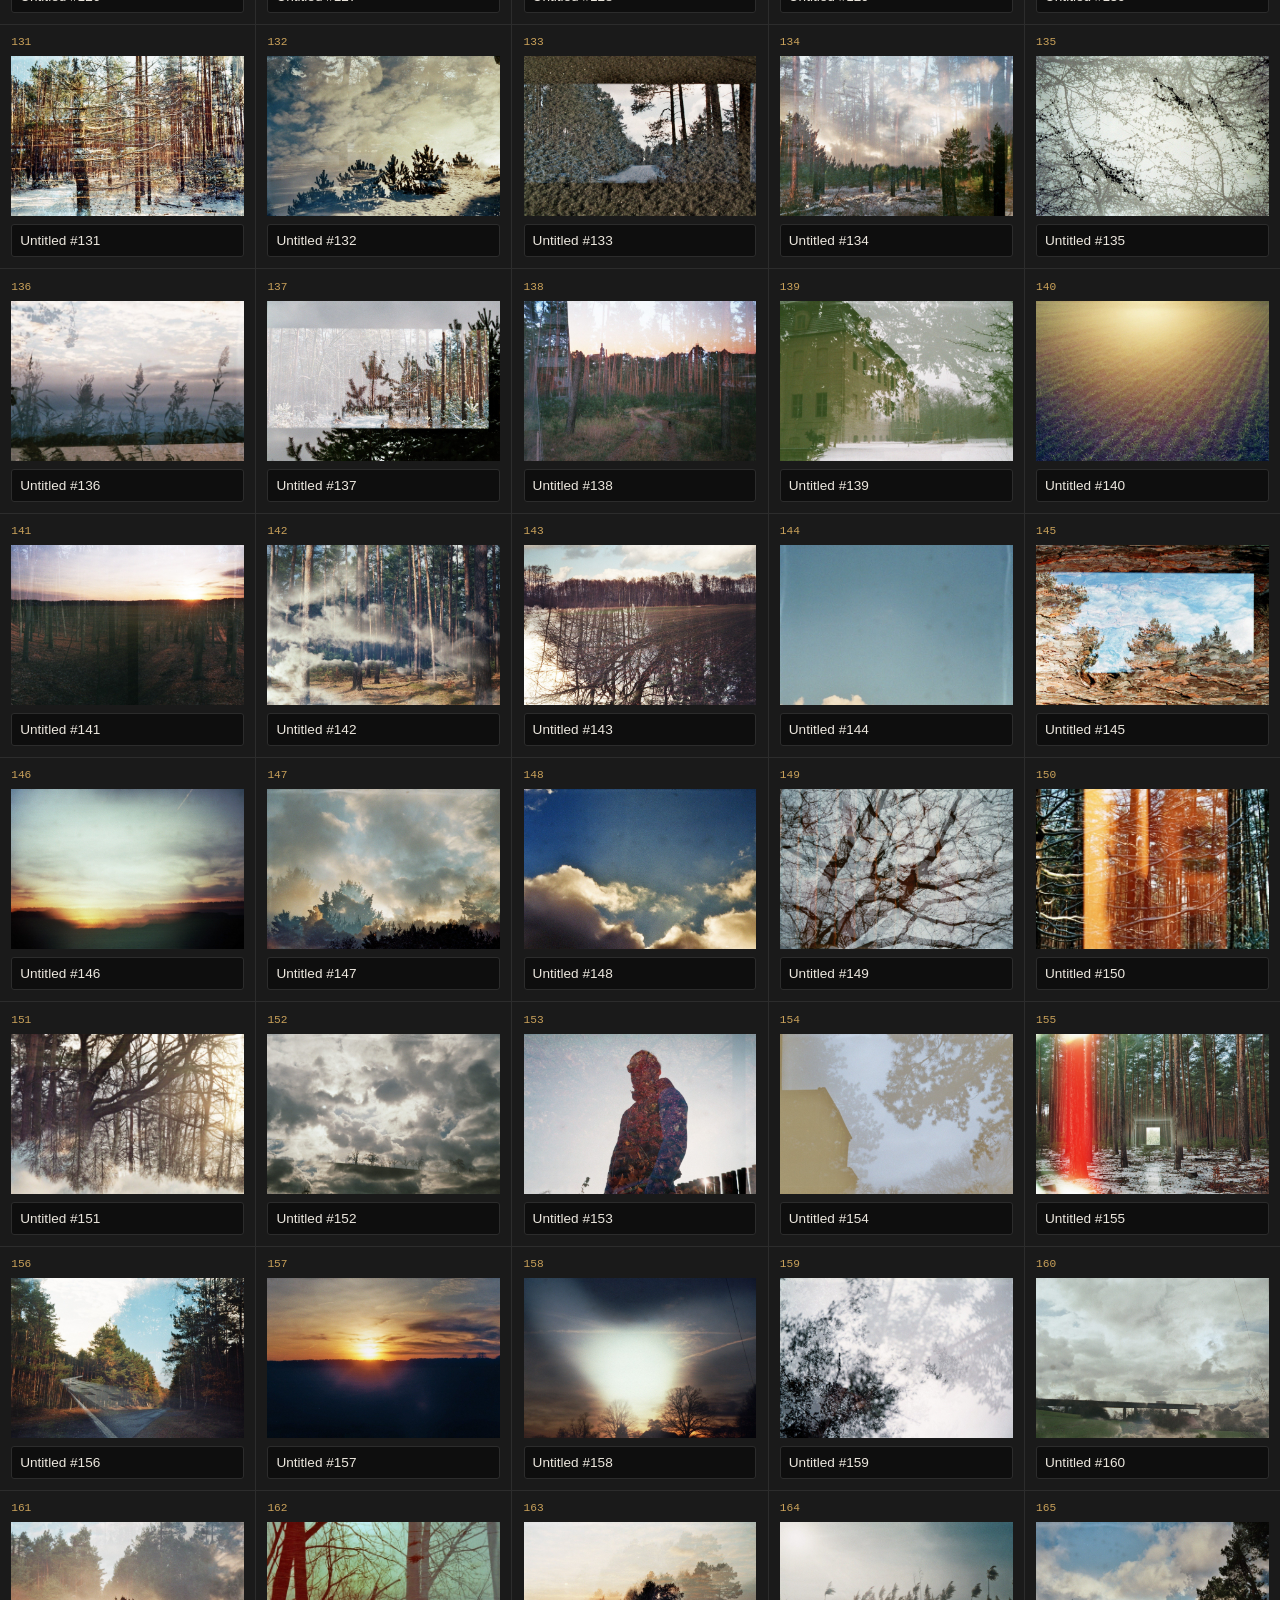
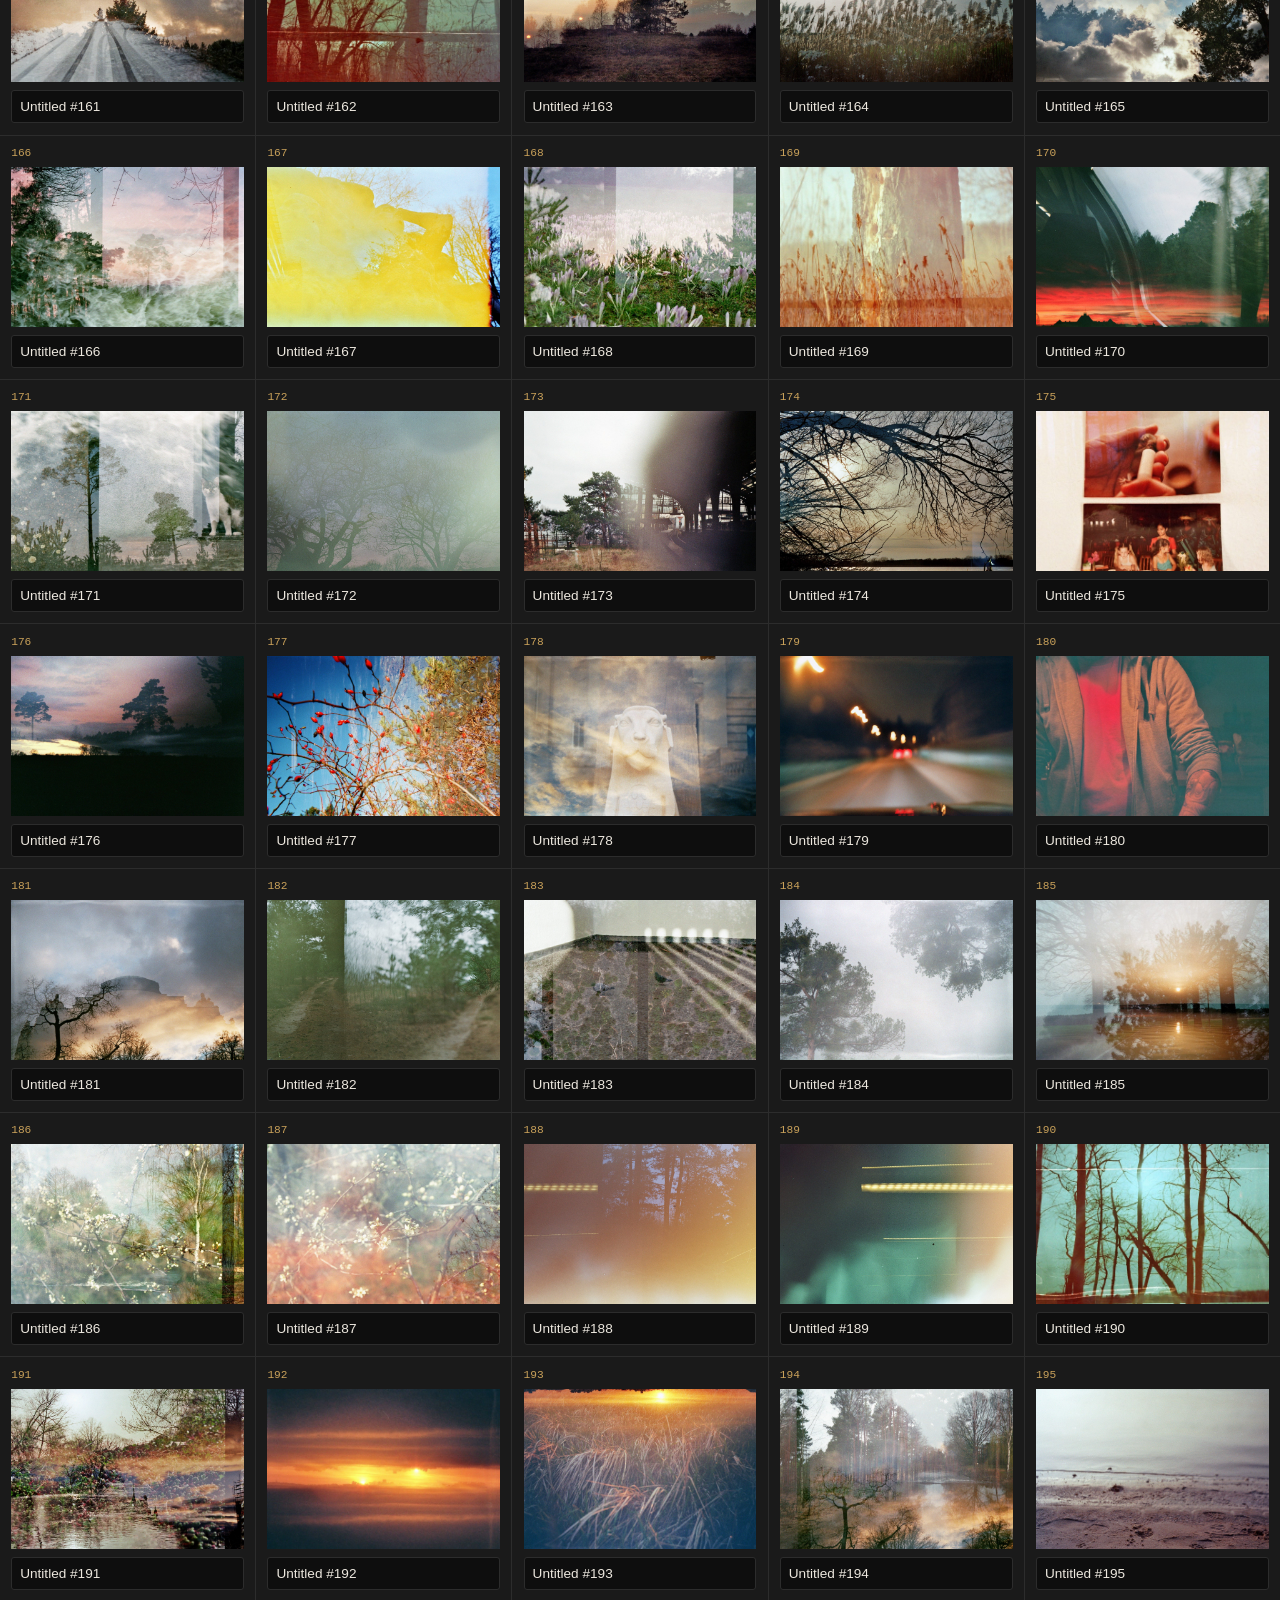
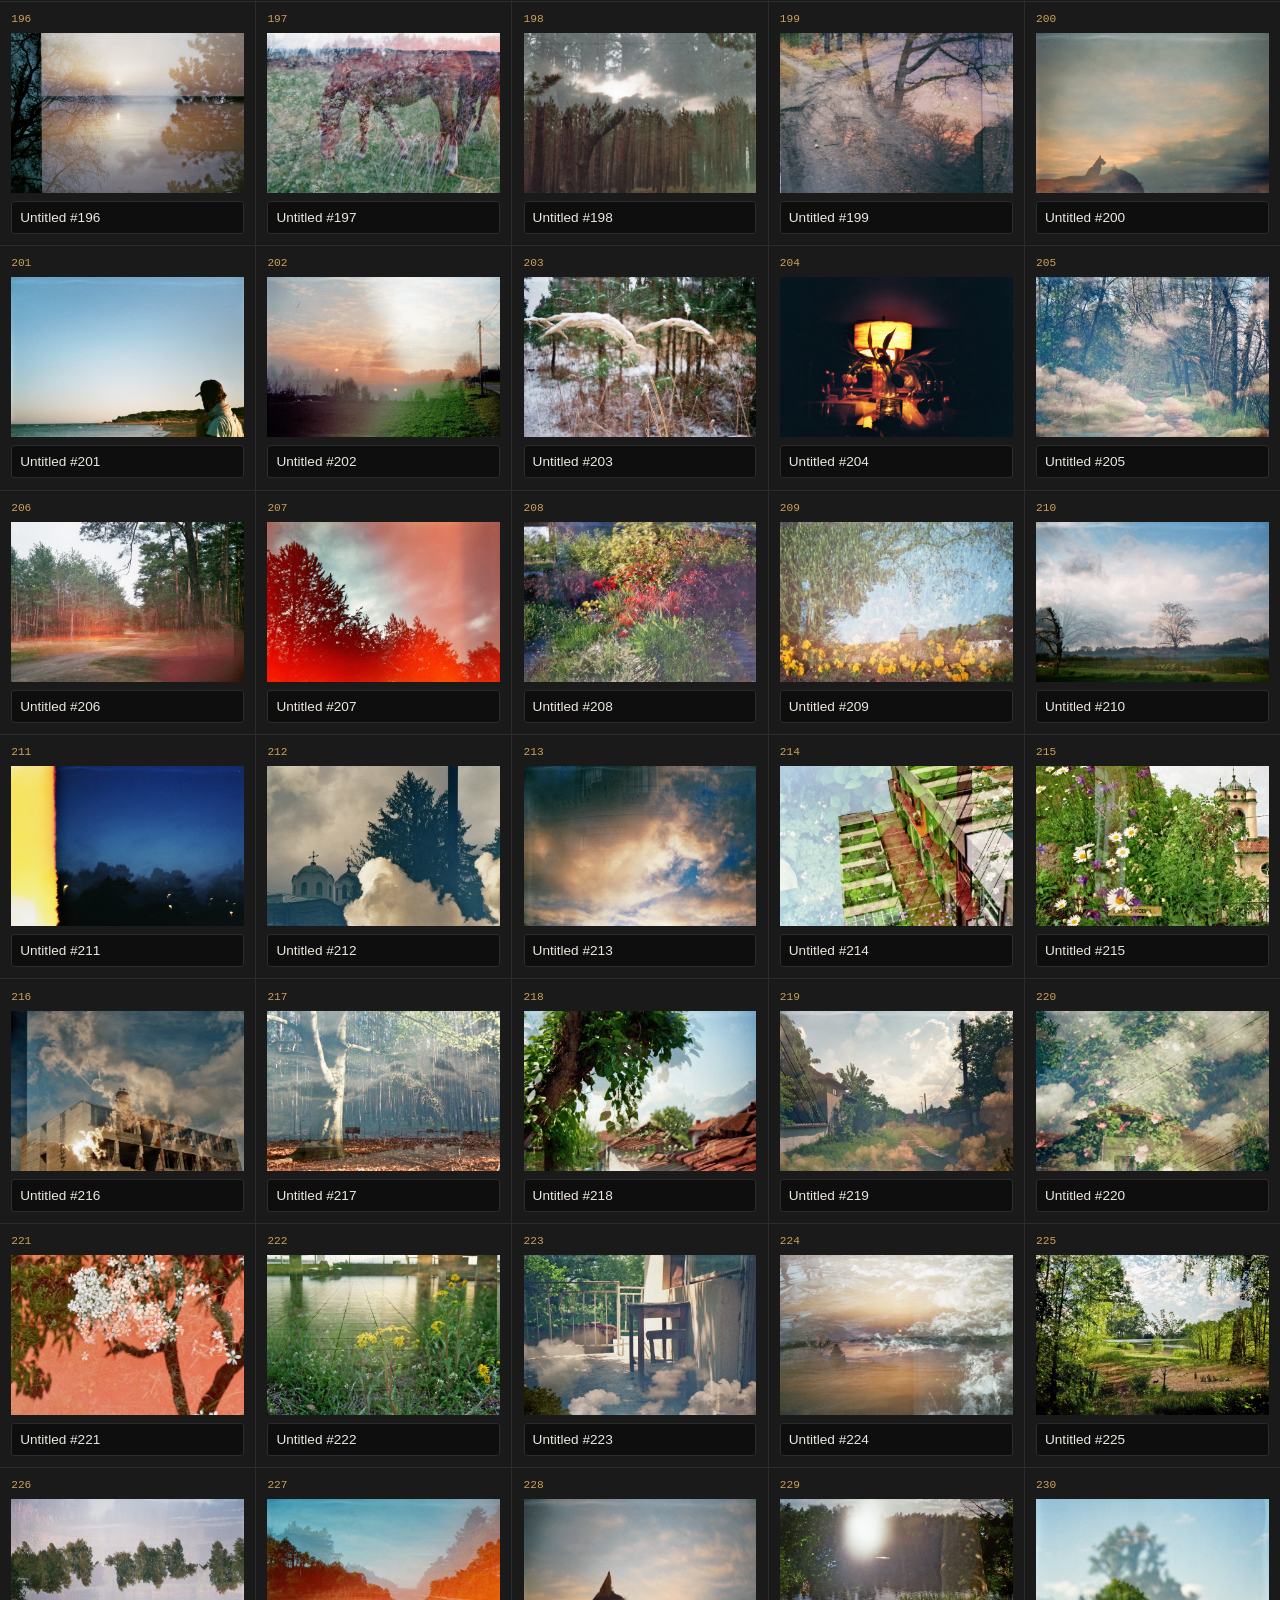
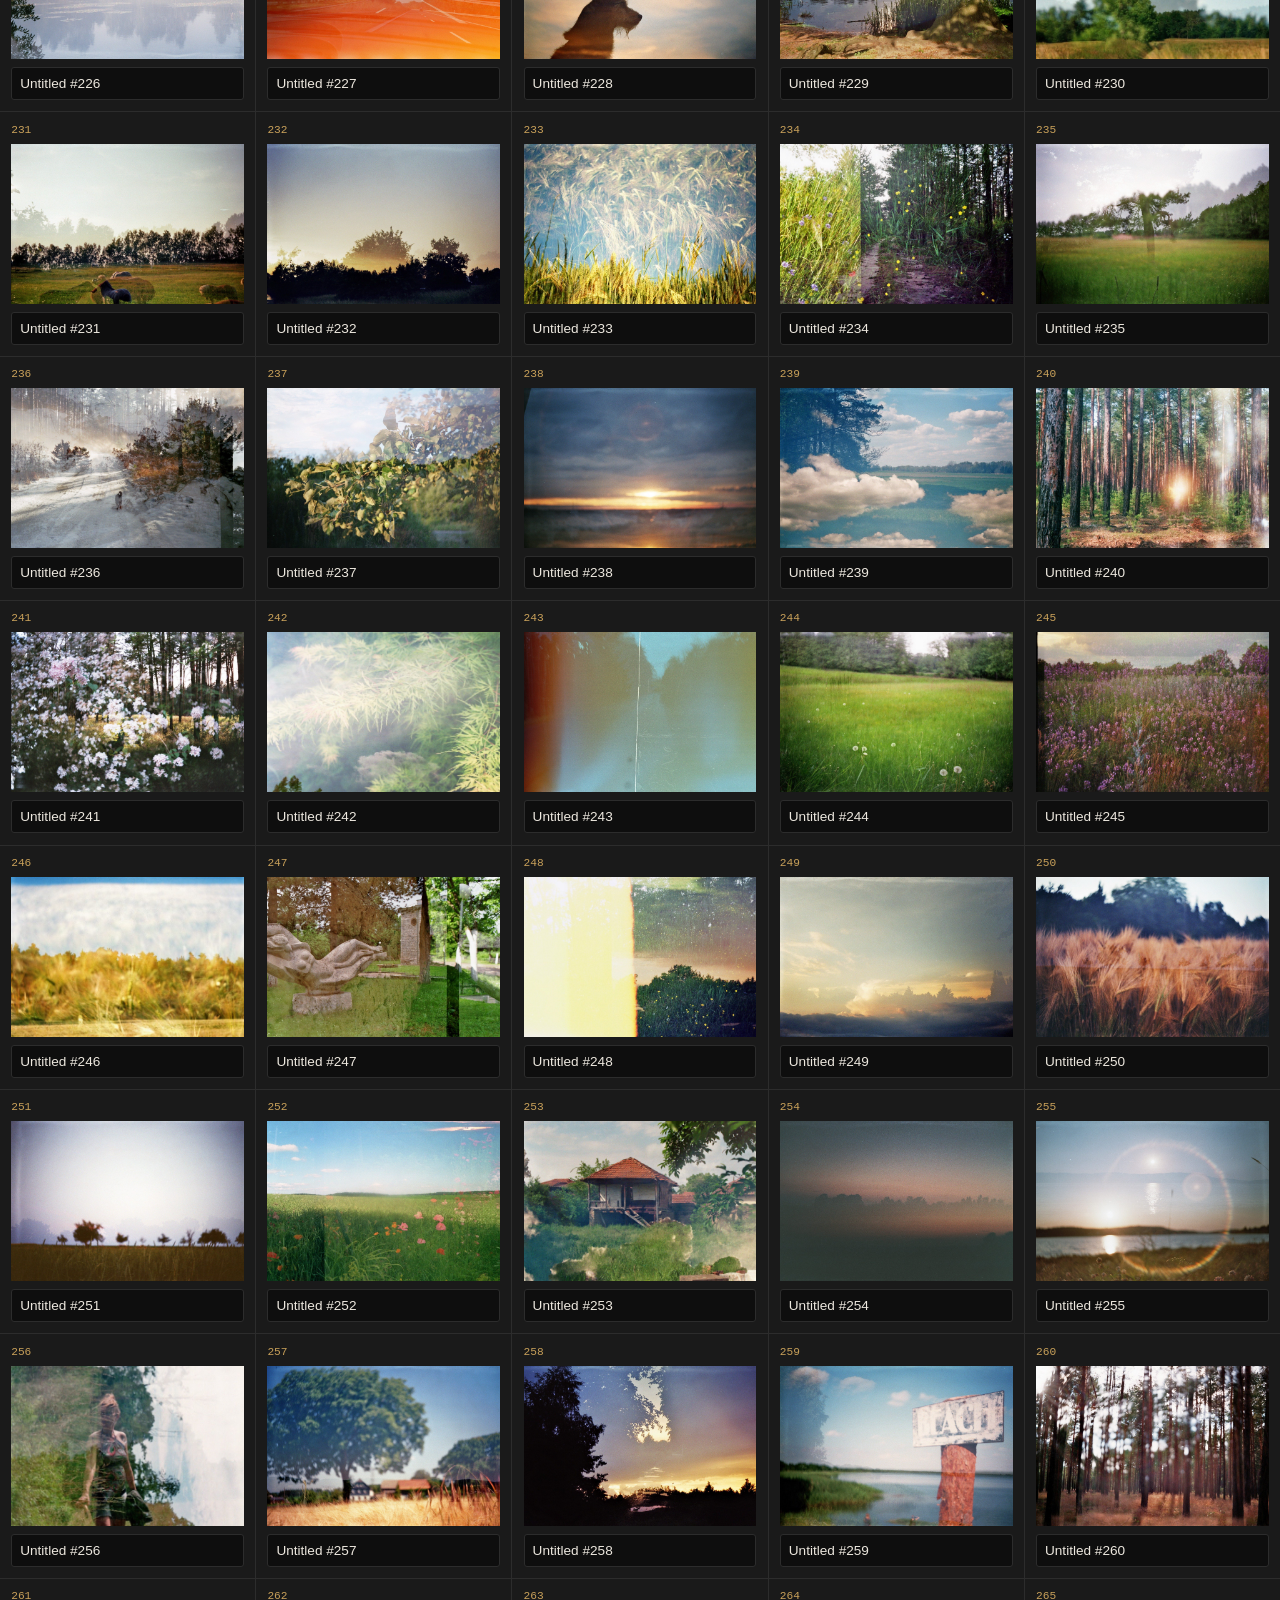
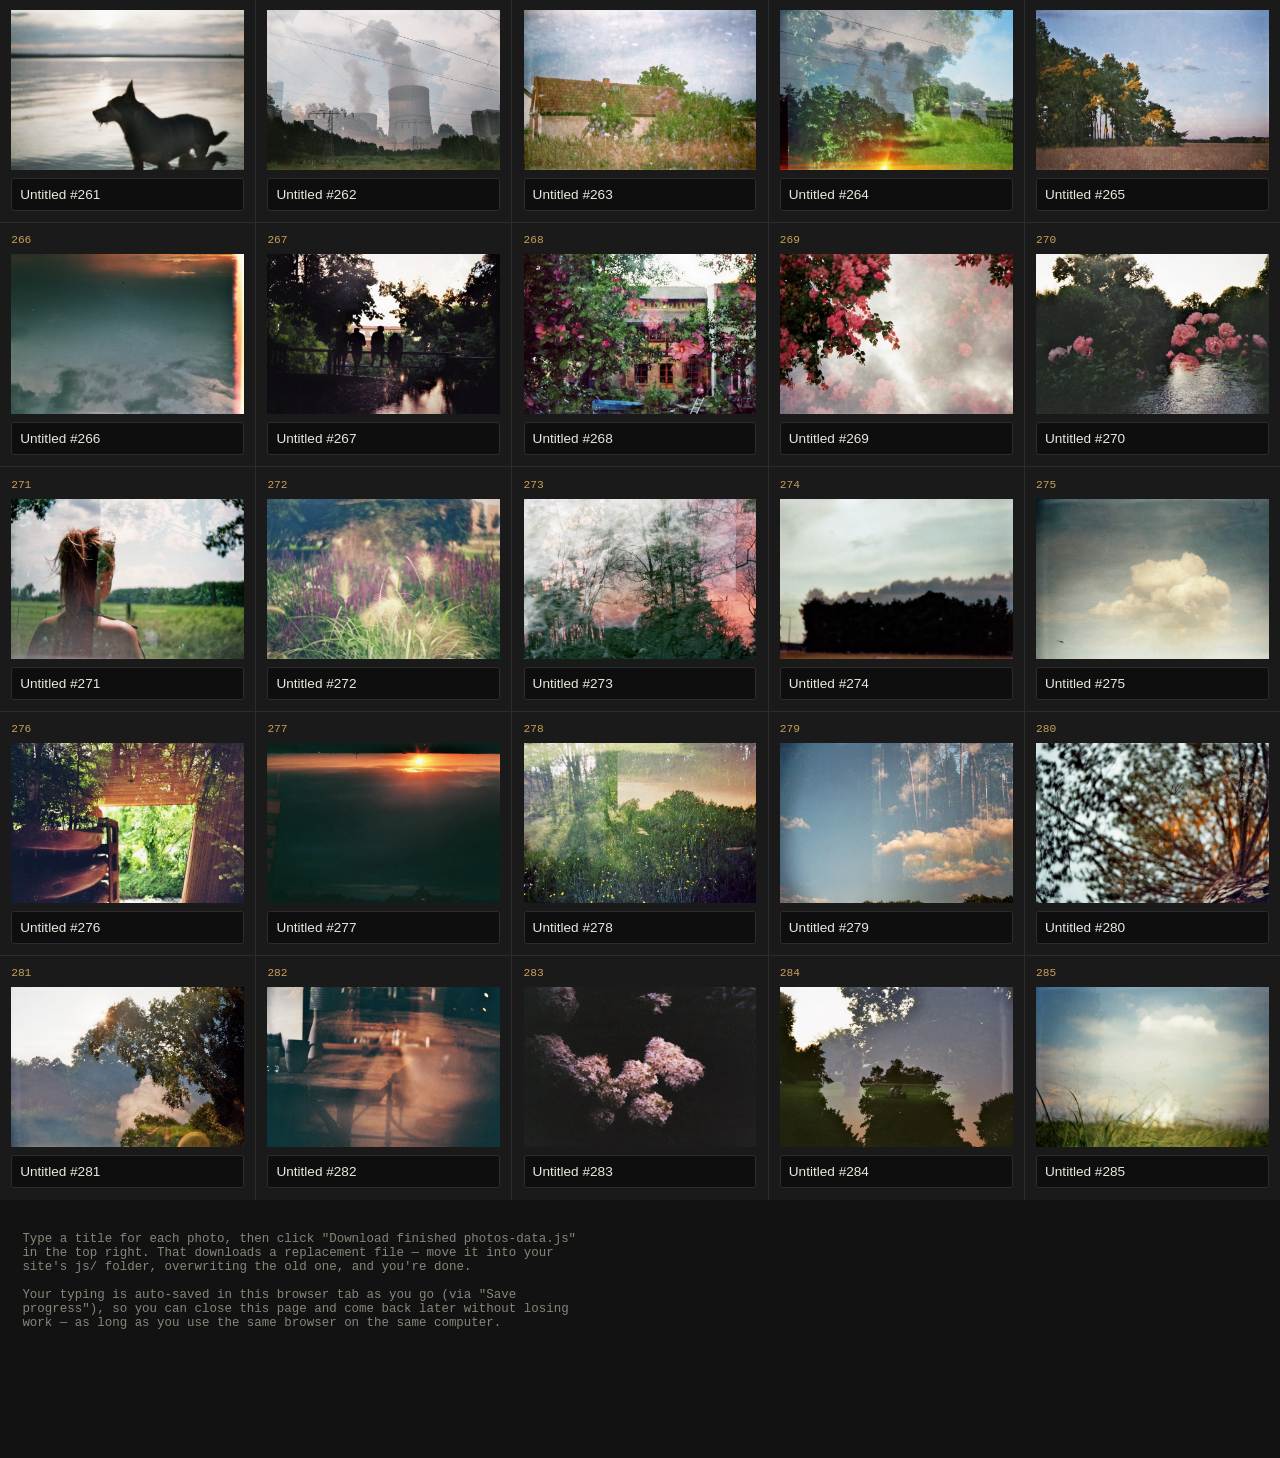
<file: title-editor.html>
<!DOCTYPE html>
<html lang="en">
<head>
<meta charset="UTF-8">
<title>Title Editor — AirSonka</title>
<style>
  :root {
    --bg: #121212;
    --panel: #1a1a1a;
    --paper: #ECE7DE;
    --muted: #8a8578;
    --amber: #C9A15A;
    --rule: #2c2c2c;
  }
  * { box-sizing: border-box; }
  body {
    margin: 0;
    background: var(--bg);
    color: var(--paper);
    font-family: -apple-system, Inter, sans-serif;
  }
  header {
    position: sticky;
    top: 0;
    z-index: 10;
    background: var(--bg);
    border-bottom: 1px solid var(--rule);
    padding: 1rem 1.4rem;
    display: flex;
    align-items: center;
    justify-content: space-between;
    flex-wrap: wrap;
    gap: 0.8rem;
  }
  h1 {
    font-size: 1.1rem;
    margin: 0;
    font-weight: 500;
  }
  .sub {
    font-family: monospace;
    font-size: 0.75rem;
    color: var(--muted);
    margin-top: 0.2rem;
  }
  .actions { display: flex; gap: 0.6rem; align-items: center; }
  button {
    background: var(--amber);
    color: #1a1400;
    border: none;
    padding: 0.6rem 1rem;
    border-radius: 4px;
    font-weight: 600;
    cursor: pointer;
    font-size: 0.85rem;
  }
  button.secondary {
    background: transparent;
    color: var(--paper);
    border: 1px solid var(--rule);
  }
  #status {
    font-family: monospace;
    font-size: 0.75rem;
    color: var(--muted);
  }
  .grid {
    display: grid;
    grid-template-columns: repeat(auto-fill, minmax(220px, 1fr));
    gap: 1px;
    background: var(--rule);
  }
  .card {
    background: var(--panel);
    padding: 0.7rem;
    display: flex;
    flex-direction: column;
    gap: 0.5rem;
  }
  .card img {
    width: 100%;
    height: 160px;
    object-fit: cover;
    display: block;
    background: #000;
  }
  .card .num {
    font-family: monospace;
    font-size: 0.7rem;
    color: var(--amber);
  }
  .card input {
    background: #0e0e0e;
    border: 1px solid var(--rule);
    color: var(--paper);
    padding: 0.5rem;
    font-size: 0.85rem;
    border-radius: 3px;
    font-family: -apple-system, Inter, sans-serif;
  }
  .card input:focus {
    outline: none;
    border-color: var(--amber);
  }
  footer {
    padding: 2rem 1.4rem 4rem;
    color: var(--muted);
    font-family: monospace;
    font-size: 0.78rem;
    max-width: 600px;
  }
</style>
</head>
<body>

<header>
  <div>
    <h1>Title Editor</h1>
    <div class="sub" id="count-label">Loading photos…</div>
  </div>
  <div class="actions">
    <span id="status"></span>
    <button class="secondary" id="save-progress">Save progress</button>
    <button id="download-btn">Download finished photos-data.js</button>
  </div>
</header>

<div class="grid" id="grid"></div>

<footer>
  Type a title for each photo, then click "Download finished photos-data.js"
  in the top right. That downloads a replacement file — move it into your
  site's <code>js/</code> folder, overwriting the old one, and you're done.
  <br><br>
  Your typing is auto-saved in this browser tab as you go (via "Save
  progress"), so you can close this page and come back later without losing
  work — as long as you use the same browser on the same computer.
</footer>

<script src="js/photos-data.js"></script>
<script>
  const STORAGE_KEY = "airsonka_title_editor_progress";
  const grid = document.getElementById("grid");
  const countLabel = document.getElementById("count-label");
  const statusEl = document.getElementById("status");

  // Load any saved progress from a previous session
  let saved = {};
  try {
    saved = JSON.parse(localStorage.getItem(STORAGE_KEY) || "{}");
  } catch (e) {
    saved = {};
  }

  countLabel.textContent = PHOTOS.length + " photos — titles typed here export to a ready-to-use file";

  PHOTOS.forEach((photo, index) => {
    const card = document.createElement("div");
    card.className = "card";

    const num = document.createElement("div");
    num.className = "num";
    num.textContent = String(index + 1).padStart(3, "0");

    const img = document.createElement("img");
    img.src = photo.url;
    img.loading = "lazy";
    img.alt = photo.title;

    const input = document.createElement("input");
    input.type = "text";
    input.placeholder = "Photo title";
    input.value = saved[index] !== undefined ? saved[index] : photo.title;
    input.dataset.index = index;
    input.dataset.url = photo.url;

    card.appendChild(num);
    card.appendChild(img);
    card.appendChild(input);
    grid.appendChild(card);
  });

  function collectTitles() {
    const inputs = grid.querySelectorAll("input");
    const result = {};
    inputs.forEach((inp) => {
      result[inp.dataset.index] = inp.value;
    });
    return result;
  }

  document.getElementById("save-progress").addEventListener("click", () => {
    const titles = collectTitles();
    localStorage.setItem(STORAGE_KEY, JSON.stringify(titles));
    statusEl.textContent = "Saved " + new Date().toLocaleTimeString();
    setTimeout(() => (statusEl.textContent = ""), 2500);
  });

  document.getElementById("download-btn").addEventListener("click", () => {
    const titles = collectTitles();
    const lines = ["const PHOTOS = ["];
    PHOTOS.forEach((photo, index) => {
      const title = (titles[index] !== undefined ? titles[index] : photo.title)
        .replace(/\\/g, "\\\\")
        .replace(/"/g, '\\"');
      lines.push('  { url: "' + photo.url + '", title: "' + title + '" },');
    });
    lines.push("];");
    const content = lines.join("\n") + "\n";

    const blob = new Blob([content], { type: "text/javascript" });
    const url = URL.createObjectURL(blob);
    const a = document.createElement("a");
    a.href = url;
    a.download = "photos-data.js";
    document.body.appendChild(a);
    a.click();
    document.body.removeChild(a);
    URL.revokeObjectURL(url);

    statusEl.textContent = "Downloaded!";
    setTimeout(() => (statusEl.textContent = ""), 2500);
  });
</script>
</body>
</html>
</file>
